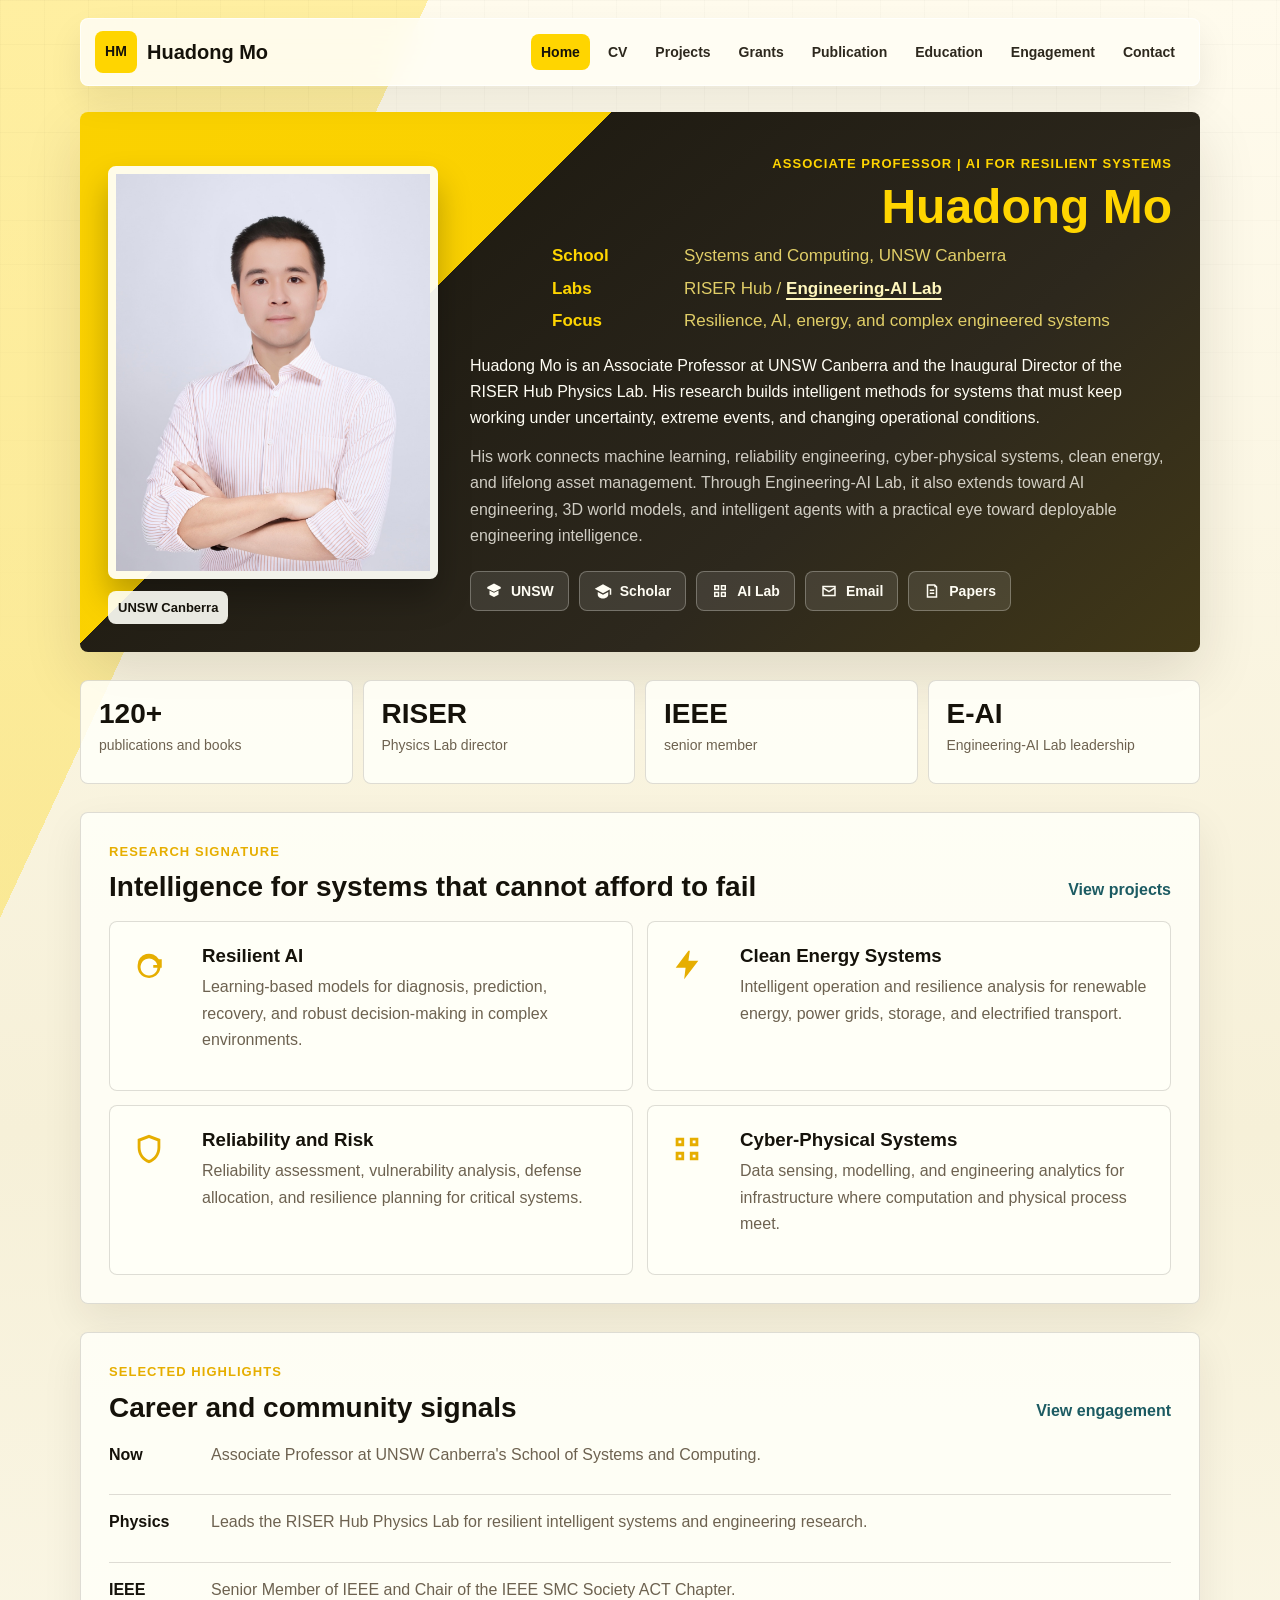
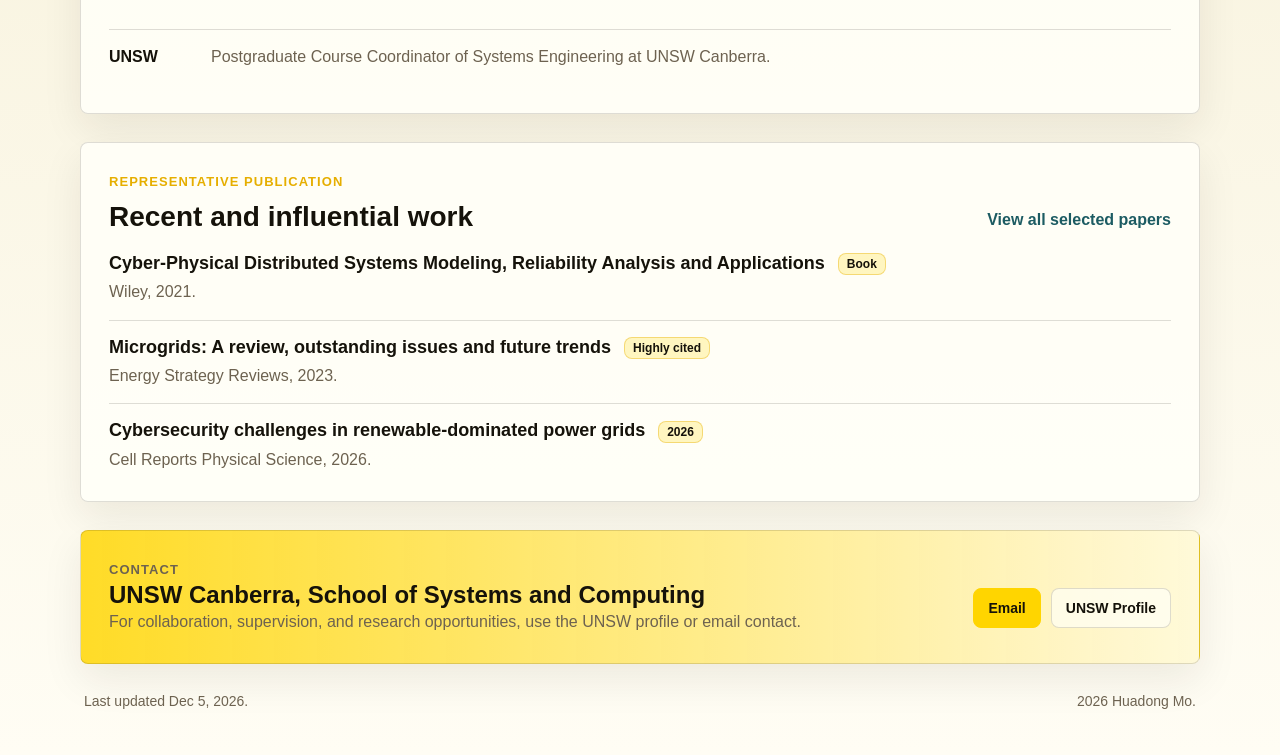
<file: index.html>
<!DOCTYPE html>
<html lang="en">
  <head>
    <meta charset="UTF-8" />
    <meta name="viewport" content="width=device-width, initial-scale=1.0" />
    <title>Huadong Mo | Home</title>
    <meta
      name="description"
      content="Academic homepage of Huadong Mo, Associate Professor at UNSW Canberra and Director of the RISER Hub Physics Lab."
    />
    <link rel="icon" href="favicon.svg" type="image/svg+xml" />
    <link rel="stylesheet" href="styles.css" />
  </head>
  <body>
    <div class="page-shell">
      <header class="site-header">
        <a class="brand" href="index.html" aria-label="Huadong Mo home">
          <span class="brand-mark">HM</span>
          <span>Huadong Mo</span>
        </a>
        <nav class="site-nav" aria-label="Primary">
          <a href="index.html" aria-current="page">Home</a>
          <a href="cv.html">CV</a>
          <a href="projects.html">Projects</a>
          <a href="grants.html">Grants</a>
          <a href="publications.html">Publication</a>
          <a href="education.html">Education</a>
          <a href="engagement.html">Engagement</a>
          <a href="contact.html">Contact</a>
        </nav>
      </header>

      <main>
        <section class="hero-panel">
          <div class="hero-photo-wrap">
            <img
              class="hero-photo"
              src="huadong.jpg"
              alt="Portrait of Huadong Mo"
            />
            <div class="photo-caption">UNSW Canberra</div>
          </div>
          <div class="hero-copy">
            <p class="meta">Associate Professor | AI for Resilient Systems</p>
            <h1 class="page-title">Huadong Mo</h1>
            <div class="subtitle">
              <div class="subtitle-row">
                <span>School</span>
                <span>Systems and Computing, UNSW Canberra</span>
              </div>
              <div class="subtitle-row">
                <span>Labs</span>
                <span>
                  RISER Hub /
                  <a
                    href="https://engineeringai-lab.github.io"
                    target="_blank"
                    rel="noreferrer"
                  >Engineering-AI Lab</a>
                </span>
              </div>
              <div class="subtitle-row">
                <span>Focus</span>
                <span>Resilience, AI, energy, and complex engineered systems</span>
              </div>
            </div>
            <p class="lede">
              Huadong Mo is an Associate Professor at UNSW Canberra and the
              Inaugural Director of the RISER Hub Physics Lab. His research
              builds intelligent methods for systems that must keep working
              under uncertainty, extreme events, and changing operational
              conditions.
            </p>
            <p class="lede lede-secondary">
              His work connects machine learning, reliability engineering,
              cyber-physical systems, clean energy, and lifelong asset
              management. Through Engineering-AI Lab, it also extends toward
              AI engineering, 3D world models, and intelligent agents with a
              practical eye toward deployable engineering intelligence.
            </p>
            <div class="icon-links" aria-label="Profile links">
              <a
                class="icon-link"
                href="https://www.unsw.edu.au/staff/huadong-mo"
                target="_blank"
                rel="noreferrer"
                aria-label="UNSW profile"
                title="UNSW profile"
              >
                <svg viewBox="0 0 24 24" aria-hidden="true">
                  <path d="M12 2 3 6.5v2L12 13l9-4.5v-2L12 2Zm-6 9.2V17l6 3 6-3v-5.8l-6 3-6-3Z" />
                </svg>
                <span>UNSW</span>
              </a>
              <a
                class="icon-link"
                href="https://scholar.google.com/citations?user=-s1nb1wAAAAJ&amp;hl=en"
                target="_blank"
                rel="noreferrer"
                aria-label="Google Scholar"
                title="Google Scholar"
              >
                <svg viewBox="0 0 24 24" aria-hidden="true">
                  <path d="M12 3 1 9l11 6 9-4.91V17h2V9L12 3Zm0 14L5 13.18V17c0 2.76 3.13 5 7 5s7-2.24 7-5v-3.82L12 17Z" />
                </svg>
                <span>Scholar</span>
              </a>
              <a
                class="icon-link"
                href="https://engineeringai-lab.github.io"
                target="_blank"
                rel="noreferrer"
                aria-label="Engineering-AI Lab"
                title="Engineering-AI Lab"
              >
                <svg viewBox="0 0 24 24" aria-hidden="true">
                  <path d="M4 4h7v7H4V4Zm2 2v3h3V6H6Zm7-2h7v7h-7V4Zm2 2v3h3V6h-3ZM4 13h7v7H4v-7Zm2 2v3h3v-3H6Zm7-2h7v7h-7v-7Zm2 2v3h3v-3h-3Z" />
                </svg>
                <span>AI Lab</span>
              </a>
              <a
                class="icon-link"
                href="mailto:huadong.mo@unsw.edu.au"
                aria-label="Email Huadong Mo"
                title="Email Huadong Mo"
              >
                <svg viewBox="0 0 24 24" aria-hidden="true">
                  <path d="M3 5h18v14H3V5Zm2 2v.35l7 4.2 7-4.2V7H5Zm14 10V9.68l-7 4.2-7-4.2V17h14Z" />
                </svg>
                <span>Email</span>
              </a>
              <a
                class="icon-link"
                href="publications.html"
                aria-label="Publication list"
                title="Publication list"
              >
                <svg viewBox="0 0 24 24" aria-hidden="true">
                  <path d="M5 3h11l3 3v15H5V3Zm10 2H7v14h10V7h-2V5Zm-6 5h6v2H9v-2Zm0 4h6v2H9v-2Z" />
                </svg>
                <span>Papers</span>
              </a>
            </div>
          </div>
        </section>

        <section class="signal-strip" aria-label="Profile highlights">
          <div>
            <strong>120+</strong>
            <span>publications and books</span>
          </div>
          <div>
            <strong>RISER</strong>
            <span>Physics Lab director</span>
          </div>
          <div>
            <strong>IEEE</strong>
            <span>senior member</span>
          </div>
          <div>
            <strong>E-AI</strong>
            <span>Engineering-AI Lab leadership</span>
          </div>
        </section>

        <section class="section-block">
          <div class="section-heading-row">
            <div>
              <p class="section-kicker">Research Signature</p>
              <h2>Intelligence for systems that cannot afford to fail</h2>
            </div>
            <a class="text-link" href="projects.html">View projects</a>
          </div>
          <div class="overview-grid">
            <article class="overview-card">
              <svg class="overview-icon" viewBox="0 0 24 24" aria-hidden="true">
                <path d="M4 12a8 8 0 0 1 14.93-4H21v6h-6v-2h2.84A6 6 0 1 0 18 14h2.07A8 8 0 1 1 4 12Z" />
              </svg>
              <div>
                <h3>Resilient AI</h3>
                <p>
                  Learning-based models for diagnosis, prediction, recovery,
                  and robust decision-making in complex environments.
                </p>
              </div>
            </article>
            <article class="overview-card">
              <svg class="overview-icon" viewBox="0 0 24 24" aria-hidden="true">
                <path d="M13 2 4 14h7l-1 8 10-13h-7l1-7Z" />
              </svg>
              <div>
                <h3>Clean Energy Systems</h3>
                <p>
                  Intelligent operation and resilience analysis for renewable
                  energy, power grids, storage, and electrified transport.
                </p>
              </div>
            </article>
            <article class="overview-card">
              <svg class="overview-icon" viewBox="0 0 24 24" aria-hidden="true">
                <path d="M12 2 4 5v6c0 5.1 3.2 9.6 8 11 4.8-1.4 8-5.9 8-11V5l-8-3Zm0 2.2 6 2.25V11c0 4-2.35 7.55-6 8.85C8.35 18.55 6 15 6 11V6.45l6-2.25Z" />
              </svg>
              <div>
                <h3>Reliability and Risk</h3>
                <p>
                  Reliability assessment, vulnerability analysis, defense
                  allocation, and resilience planning for critical systems.
                </p>
              </div>
            </article>
            <article class="overview-card">
              <svg class="overview-icon" viewBox="0 0 24 24" aria-hidden="true">
                <path d="M4 4h6v6H4V4Zm10 0h6v6h-6V4ZM4 14h6v6H4v-6Zm10 0h6v6h-6v-6ZM6 6v2h2V6H6Zm10 0v2h2V6h-2ZM6 16v2h2v-2H6Zm10 0v2h2v-2h-2Z" />
              </svg>
              <div>
                <h3>Cyber-Physical Systems</h3>
                <p>
                  Data sensing, modelling, and engineering analytics for
                  infrastructure where computation and physical process meet.
                </p>
              </div>
            </article>
          </div>
        </section>

        <section class="section-block">
          <div class="section-heading-row">
            <div>
              <p class="section-kicker">Selected Highlights</p>
              <h2>Career and community signals</h2>
            </div>
            <a class="text-link" href="engagement.html">View engagement</a>
          </div>
          <ul class="timeline-list">
            <li>
              <span class="timeline-date">Now</span>
              <span class="timeline-text">
                Associate Professor at UNSW Canberra's School of Systems and
                Computing.
              </span>
            </li>
            <li>
              <span class="timeline-date">Physics</span>
              <span class="timeline-text">
                Leads the RISER Hub Physics Lab for resilient intelligent
                systems and engineering research.
              </span>
            </li>
            <li>
              <span class="timeline-date">IEEE</span>
              <span class="timeline-text">
                Senior Member of IEEE and Chair of the IEEE SMC Society ACT
                Chapter.
              </span>
            </li>
            <li>
              <span class="timeline-date">UNSW</span>
              <span class="timeline-text">
                Postgraduate Course Coordinator of Systems Engineering at UNSW
                Canberra.
              </span>
            </li>
          </ul>
        </section>

        <section class="section-block">
          <div class="section-heading-row">
            <div>
              <p class="section-kicker">Representative Publication</p>
              <h2>Recent and influential work</h2>
            </div>
            <a class="text-link" href="publications.html">View all selected papers</a>
          </div>
          <ul class="publication-list compact-list">
            <li>
              <div class="publication-title">
                Cyber-Physical Distributed Systems Modeling, Reliability
                Analysis and Applications
                <span class="publication-type">Book</span>
              </div>
              <div class="publication-venue">Wiley, 2021.</div>
            </li>
            <li>
              <div class="publication-title">
                Microgrids: A review, outstanding issues and future trends
                <span class="publication-type">Highly cited</span>
              </div>
              <div class="publication-venue">Energy Strategy Reviews, 2023.</div>
            </li>
            <li>
              <div class="publication-title">
                Cybersecurity challenges in renewable-dominated power grids
                <span class="publication-type">2026</span>
              </div>
              <div class="publication-venue">Cell Reports Physical Science, 2026.</div>
            </li>
          </ul>
        </section>

        <section class="contact-band" id="contact">
          <div>
            <p class="section-kicker">Contact</p>
            <h2>UNSW Canberra, School of Systems and Computing</h2>
            <p>
              For collaboration, supervision, and research opportunities, use
              the UNSW profile or email contact.
            </p>
          </div>
          <div class="contact-actions">
            <a class="solid-link" href="mailto:huadong.mo@unsw.edu.au">Email</a>
            <a
              class="ghost-link"
              href="https://www.unsw.edu.au/staff/huadong-mo"
              target="_blank"
              rel="noreferrer"
            >UNSW Profile</a>
          </div>
        </section>
      </main>

      <footer class="site-footer">
        <p>Last updated <span id="last-updated">recently</span>.</p>
        <p><span id="current-year"></span> Huadong Mo.</p>
      </footer>
    </div>

    <script src="script.js"></script>
  </body>
</html>
</file>
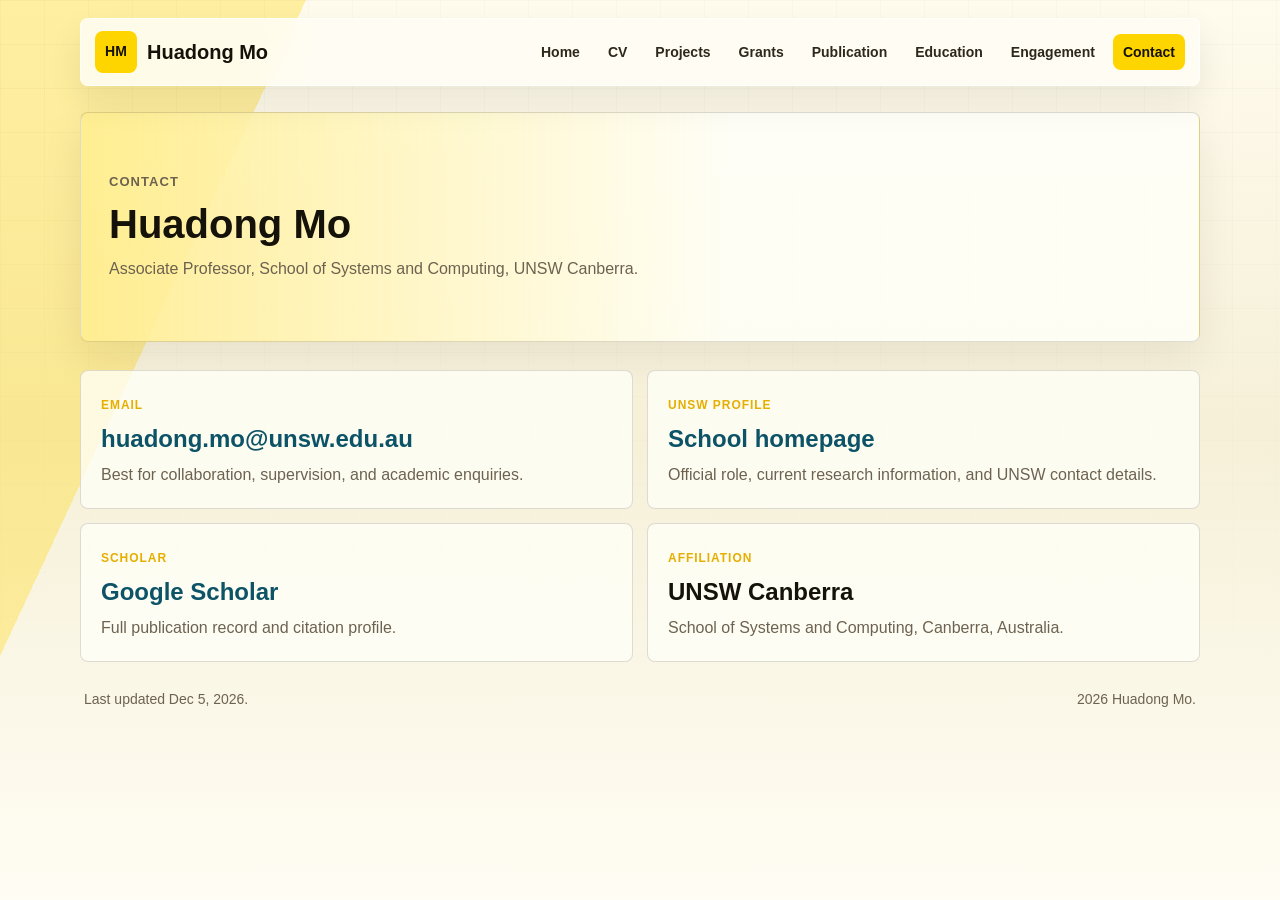
<file: contact.html>
<!DOCTYPE html>
<html lang="en">
  <head>
    <meta charset="UTF-8" />
    <meta name="viewport" content="width=device-width, initial-scale=1.0" />
    <title>Huadong Mo | Contact</title>
    <meta
      name="description"
      content="Contact links for Huadong Mo at UNSW Canberra."
    />
    <link rel="icon" href="favicon.svg" type="image/svg+xml" />
    <link rel="stylesheet" href="styles.css" />
  </head>
  <body>
    <div class="page-shell">
      <header class="site-header">
        <a class="brand" href="index.html" aria-label="Huadong Mo home">
          <span class="brand-mark">HM</span>
          <span>Huadong Mo</span>
        </a>
        <nav class="site-nav" aria-label="Primary">
          <a href="index.html">Home</a>
          <a href="cv.html">CV</a>
          <a href="projects.html">Projects</a>
          <a href="grants.html">Grants</a>
          <a href="publications.html">Publication</a>
          <a href="education.html">Education</a>
          <a href="engagement.html">Engagement</a>
          <a href="contact.html" aria-current="page">Contact</a>
        </nav>
      </header>

      <main>
        <section class="page-header contact-header">
          <p class="meta">Contact</p>
          <h1>Huadong Mo</h1>
          <p>
            Associate Professor, School of Systems and Computing, UNSW Canberra.
          </p>
        </section>

        <section class="contact-grid">
          <article class="contact-card">
            <span>Email</span>
            <h2><a href="mailto:huadong.mo@unsw.edu.au">huadong.mo@unsw.edu.au</a></h2>
            <p>Best for collaboration, supervision, and academic enquiries.</p>
          </article>
          <article class="contact-card">
            <span>UNSW Profile</span>
            <h2>
              <a
                href="https://www.unsw.edu.au/staff/huadong-mo"
                target="_blank"
                rel="noreferrer"
              >School homepage</a>
            </h2>
            <p>Official role, current research information, and UNSW contact details.</p>
          </article>
          <article class="contact-card">
            <span>Scholar</span>
            <h2>
              <a
                href="https://scholar.google.com/citations?user=-s1nb1wAAAAJ&amp;hl=en"
                target="_blank"
                rel="noreferrer"
              >Google Scholar</a>
            </h2>
            <p>Full publication record and citation profile.</p>
          </article>
          <article class="contact-card">
            <span>Affiliation</span>
            <h2>UNSW Canberra</h2>
            <p>School of Systems and Computing, Canberra, Australia.</p>
          </article>
        </section>
      </main>

      <footer class="site-footer">
        <p>Last updated <span id="last-updated">recently</span>.</p>
        <p><span id="current-year"></span> Huadong Mo.</p>
      </footer>
    </div>

    <script src="script.js"></script>
  </body>
</html>
</file>
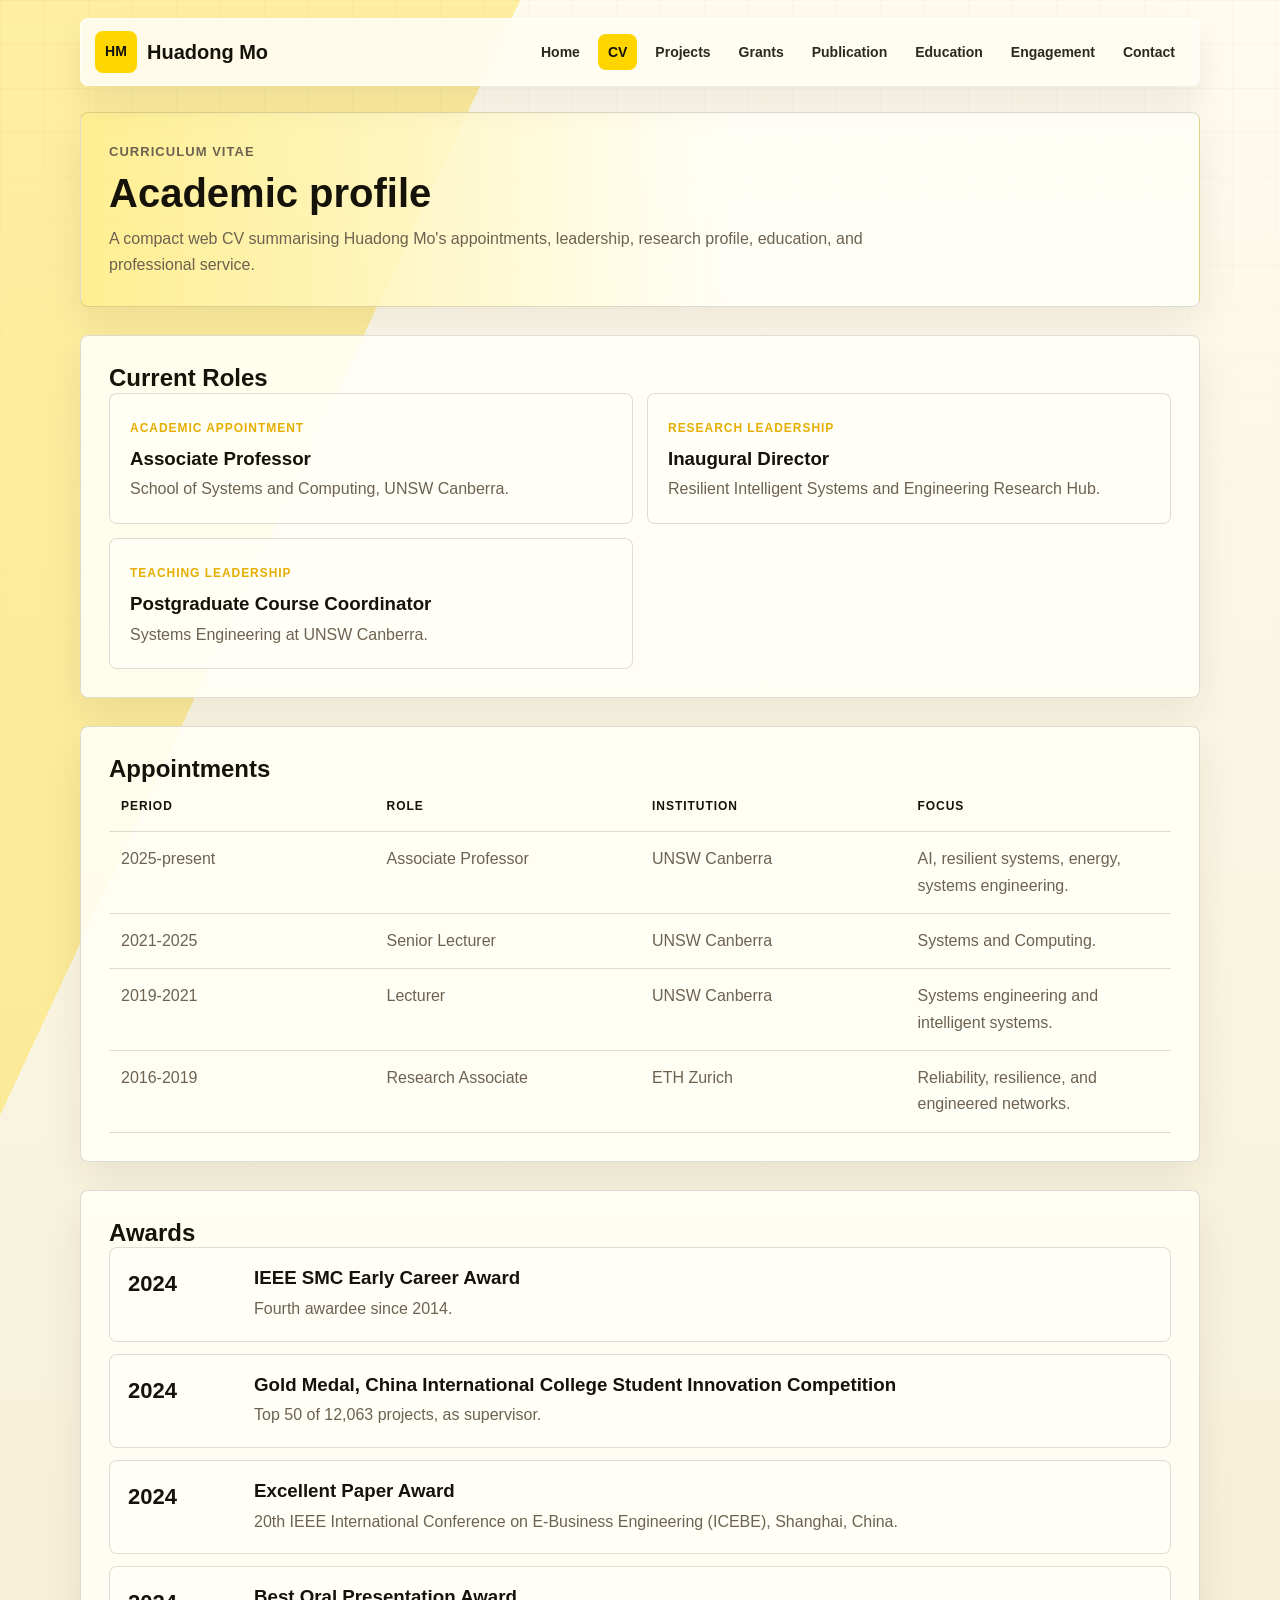
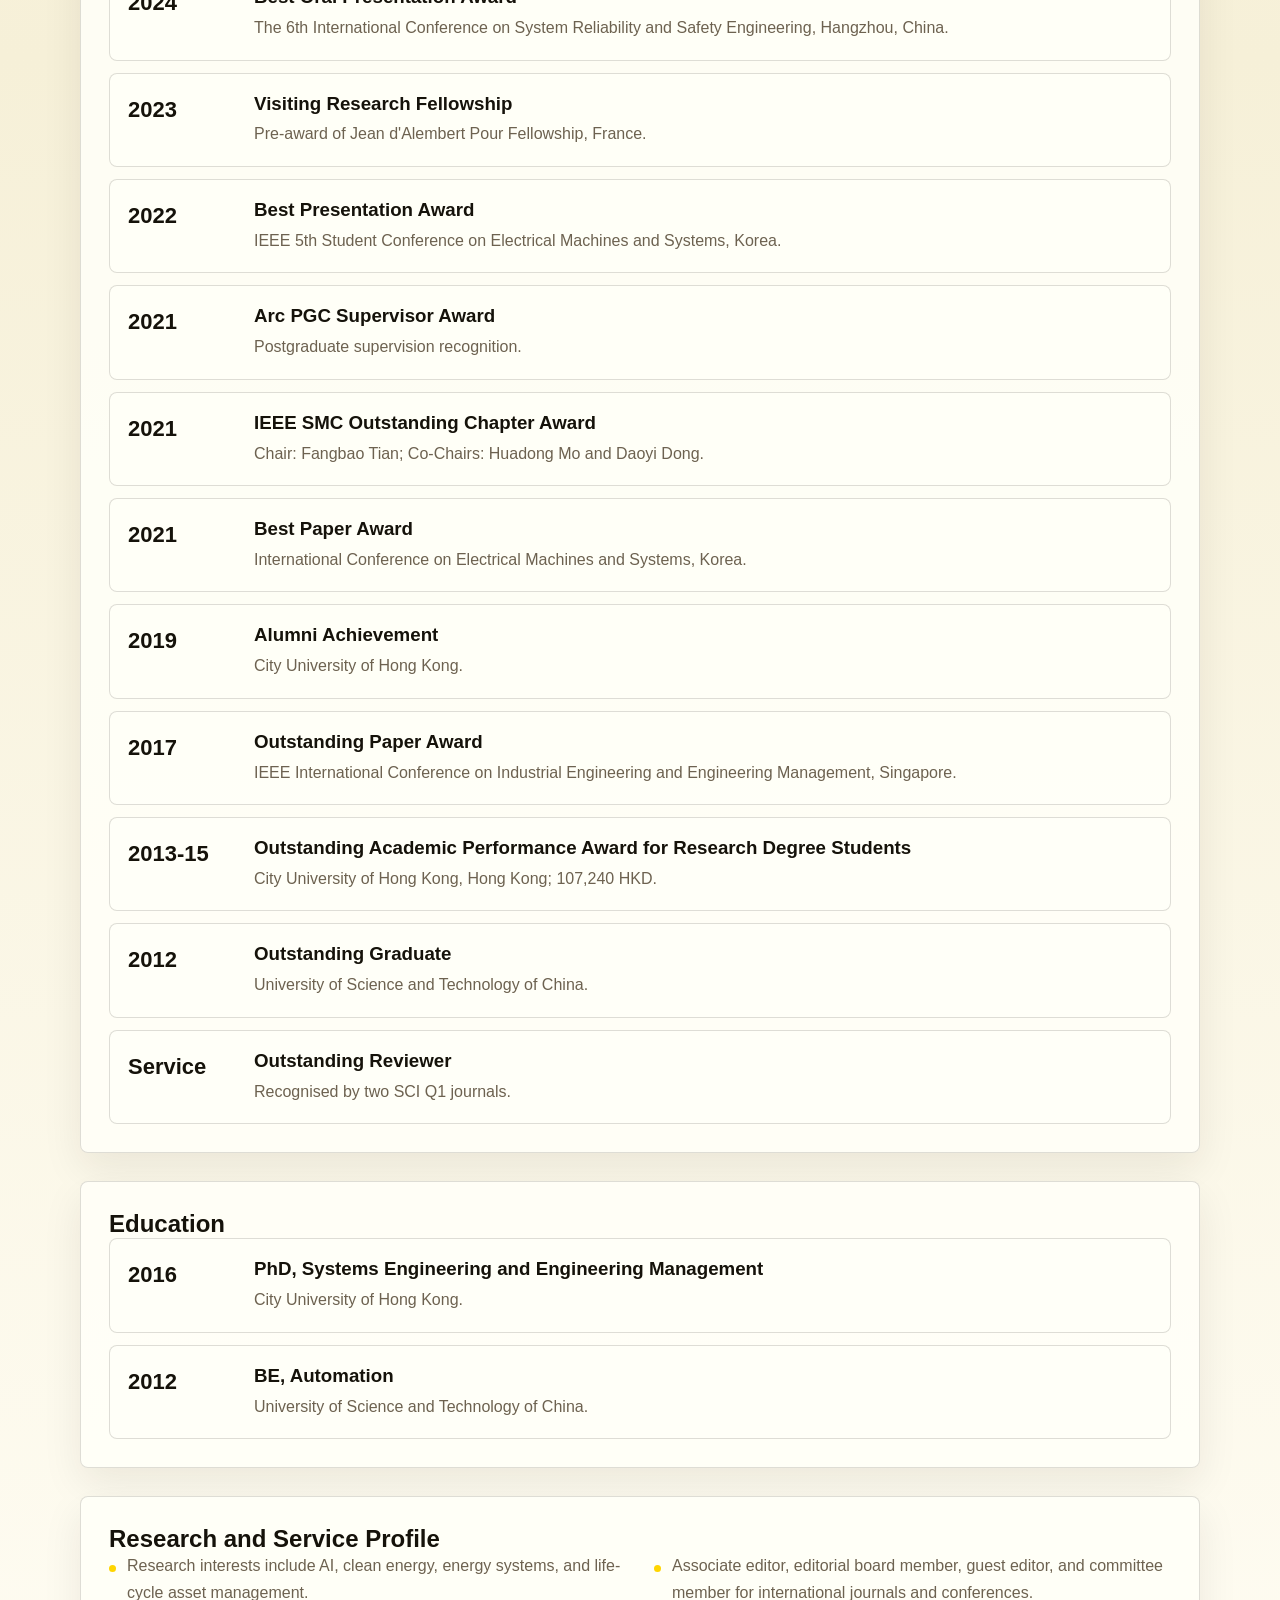
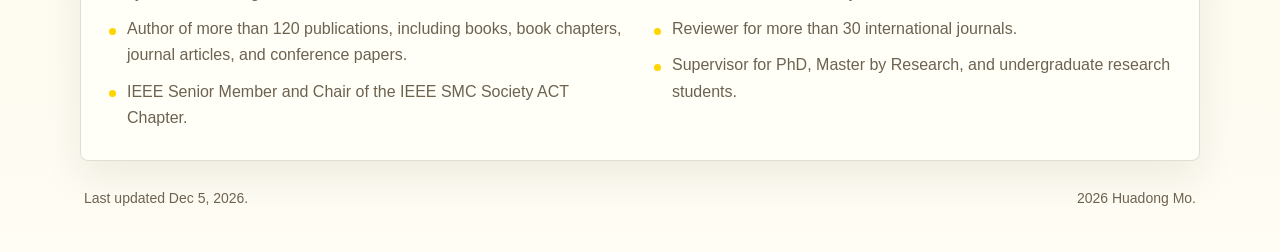
<file: cv.html>
<!DOCTYPE html>
<html lang="en">
  <head>
    <meta charset="UTF-8" />
    <meta name="viewport" content="width=device-width, initial-scale=1.0" />
    <title>Huadong Mo | CV</title>
    <meta
      name="description"
      content="Academic CV overview for Huadong Mo, Associate Professor at UNSW Canberra."
    />
    <link rel="icon" href="favicon.svg" type="image/svg+xml" />
    <link rel="stylesheet" href="styles.css" />
  </head>
  <body>
    <div class="page-shell">
      <header class="site-header">
        <a class="brand" href="index.html" aria-label="Huadong Mo home">
          <span class="brand-mark">HM</span>
          <span>Huadong Mo</span>
        </a>
        <nav class="site-nav" aria-label="Primary">
          <a href="index.html">Home</a>
          <a href="cv.html" aria-current="page">CV</a>
          <a href="projects.html">Projects</a>
          <a href="grants.html">Grants</a>
          <a href="publications.html">Publication</a>
          <a href="education.html">Education</a>
          <a href="engagement.html">Engagement</a>
          <a href="contact.html">Contact</a>
        </nav>
      </header>

      <main>
        <section class="page-header">
          <p class="meta">Curriculum Vitae</p>
          <h1>Academic profile</h1>
          <p>
            A compact web CV summarising Huadong Mo's appointments, leadership,
            research profile, education, and professional service.
          </p>
        </section>

        <section class="section-block">
          <h2>Current Roles</h2>
          <div class="cv-grid">
            <article class="cv-card">
              <span>Academic Appointment</span>
              <h3>Associate Professor</h3>
              <p>School of Systems and Computing, UNSW Canberra.</p>
            </article>
            <article class="cv-card">
              <span>Research Leadership</span>
              <h3>Inaugural Director</h3>
              <p>Resilient Intelligent Systems and Engineering Research Hub.</p>
            </article>
            <article class="cv-card">
              <span>Teaching Leadership</span>
              <h3>Postgraduate Course Coordinator</h3>
              <p>Systems Engineering at UNSW Canberra.</p>
            </article>
          </div>
        </section>

        <section class="section-block">
          <h2>Appointments</h2>
          <div class="table-wrap">
            <table class="profile-table">
              <thead>
                <tr>
                  <th>Period</th>
                  <th>Role</th>
                  <th>Institution</th>
                  <th>Focus</th>
                </tr>
              </thead>
              <tbody>
                <tr>
                  <td>2025-present</td>
                  <td>Associate Professor</td>
                  <td>UNSW Canberra</td>
                  <td>AI, resilient systems, energy, systems engineering.</td>
                </tr>
                <tr>
                  <td>2021-2025</td>
                  <td>Senior Lecturer</td>
                  <td>UNSW Canberra</td>
                  <td>Systems and Computing.</td>
                </tr>
                <tr>
                  <td>2019-2021</td>
                  <td>Lecturer</td>
                  <td>UNSW Canberra</td>
                  <td>Systems engineering and intelligent systems.</td>
                </tr>
                <tr>
                  <td>2016-2019</td>
                  <td>Research Associate</td>
                  <td>ETH Zurich</td>
                  <td>Reliability, resilience, and engineered networks.</td>
                </tr>
              </tbody>
            </table>
          </div>
        </section>

        <section class="section-block">
          <h2>Awards</h2>
          <div class="timeline-panel">
            <div class="timeline-item">
              <span>2024</span>
              <div>
                <h3>IEEE SMC Early Career Award</h3>
                <p>Fourth awardee since 2014.</p>
              </div>
            </div>
            <div class="timeline-item">
              <span>2024</span>
              <div>
                <h3>Gold Medal, China International College Student Innovation Competition</h3>
                <p>Top 50 of 12,063 projects, as supervisor.</p>
              </div>
            </div>
            <div class="timeline-item">
              <span>2024</span>
              <div>
                <h3>Excellent Paper Award</h3>
                <p>20th IEEE International Conference on E-Business Engineering (ICEBE), Shanghai, China.</p>
              </div>
            </div>
            <div class="timeline-item">
              <span>2024</span>
              <div>
                <h3>Best Oral Presentation Award</h3>
                <p>The 6th International Conference on System Reliability and Safety Engineering, Hangzhou, China.</p>
              </div>
            </div>
            <div class="timeline-item">
              <span>2023</span>
              <div>
                <h3>Visiting Research Fellowship</h3>
                <p>Pre-award of Jean d'Alembert Pour Fellowship, France.</p>
              </div>
            </div>
            <div class="timeline-item">
              <span>2022</span>
              <div>
                <h3>Best Presentation Award</h3>
                <p>IEEE 5th Student Conference on Electrical Machines and Systems, Korea.</p>
              </div>
            </div>
            <div class="timeline-item">
              <span>2021</span>
              <div>
                <h3>Arc PGC Supervisor Award</h3>
                <p>Postgraduate supervision recognition.</p>
              </div>
            </div>
            <div class="timeline-item">
              <span>2021</span>
              <div>
                <h3>IEEE SMC Outstanding Chapter Award</h3>
                <p>Chair: Fangbao Tian; Co-Chairs: Huadong Mo and Daoyi Dong.</p>
              </div>
            </div>
            <div class="timeline-item">
              <span>2021</span>
              <div>
                <h3>Best Paper Award</h3>
                <p>International Conference on Electrical Machines and Systems, Korea.</p>
              </div>
            </div>
            <div class="timeline-item">
              <span>2019</span>
              <div>
                <h3>Alumni Achievement</h3>
                <p>City University of Hong Kong.</p>
              </div>
            </div>
            <div class="timeline-item">
              <span>2017</span>
              <div>
                <h3>Outstanding Paper Award</h3>
                <p>IEEE International Conference on Industrial Engineering and Engineering Management, Singapore.</p>
              </div>
            </div>
            <div class="timeline-item">
              <span>2013-15</span>
              <div>
                <h3>Outstanding Academic Performance Award for Research Degree Students</h3>
                <p>City University of Hong Kong, Hong Kong; 107,240 HKD.</p>
              </div>
            </div>
            <div class="timeline-item">
              <span>2012</span>
              <div>
                <h3>Outstanding Graduate</h3>
                <p>University of Science and Technology of China.</p>
              </div>
            </div>
            <div class="timeline-item">
              <span>Service</span>
              <div>
                <h3>Outstanding Reviewer</h3>
                <p>Recognised by two SCI Q1 journals.</p>
              </div>
            </div>
          </div>
        </section>

        <section class="section-block">
          <h2>Education</h2>
          <div class="timeline-panel">
            <div class="timeline-item">
              <span>2016</span>
              <div>
                <h3>PhD, Systems Engineering and Engineering Management</h3>
                <p>City University of Hong Kong.</p>
              </div>
            </div>
            <div class="timeline-item">
              <span>2012</span>
              <div>
                <h3>BE, Automation</h3>
                <p>University of Science and Technology of China.</p>
              </div>
            </div>
          </div>
        </section>

        <section class="section-block">
          <h2>Research and Service Profile</h2>
          <ul class="simple-list two-column-list">
            <li>Research interests include AI, clean energy, energy systems, and life-cycle asset management.</li>
            <li>Author of more than 120 publications, including books, book chapters, journal articles, and conference papers.</li>
            <li>IEEE Senior Member and Chair of the IEEE SMC Society ACT Chapter.</li>
            <li>Associate editor, editorial board member, guest editor, and committee member for international journals and conferences.</li>
            <li>Reviewer for more than 30 international journals.</li>
            <li>Supervisor for PhD, Master by Research, and undergraduate research students.</li>
          </ul>
        </section>
      </main>

      <footer class="site-footer">
        <p>Last updated <span id="last-updated">recently</span>.</p>
        <p><span id="current-year"></span> Huadong Mo.</p>
      </footer>
    </div>

    <script src="script.js"></script>
  </body>
</html>
</file>
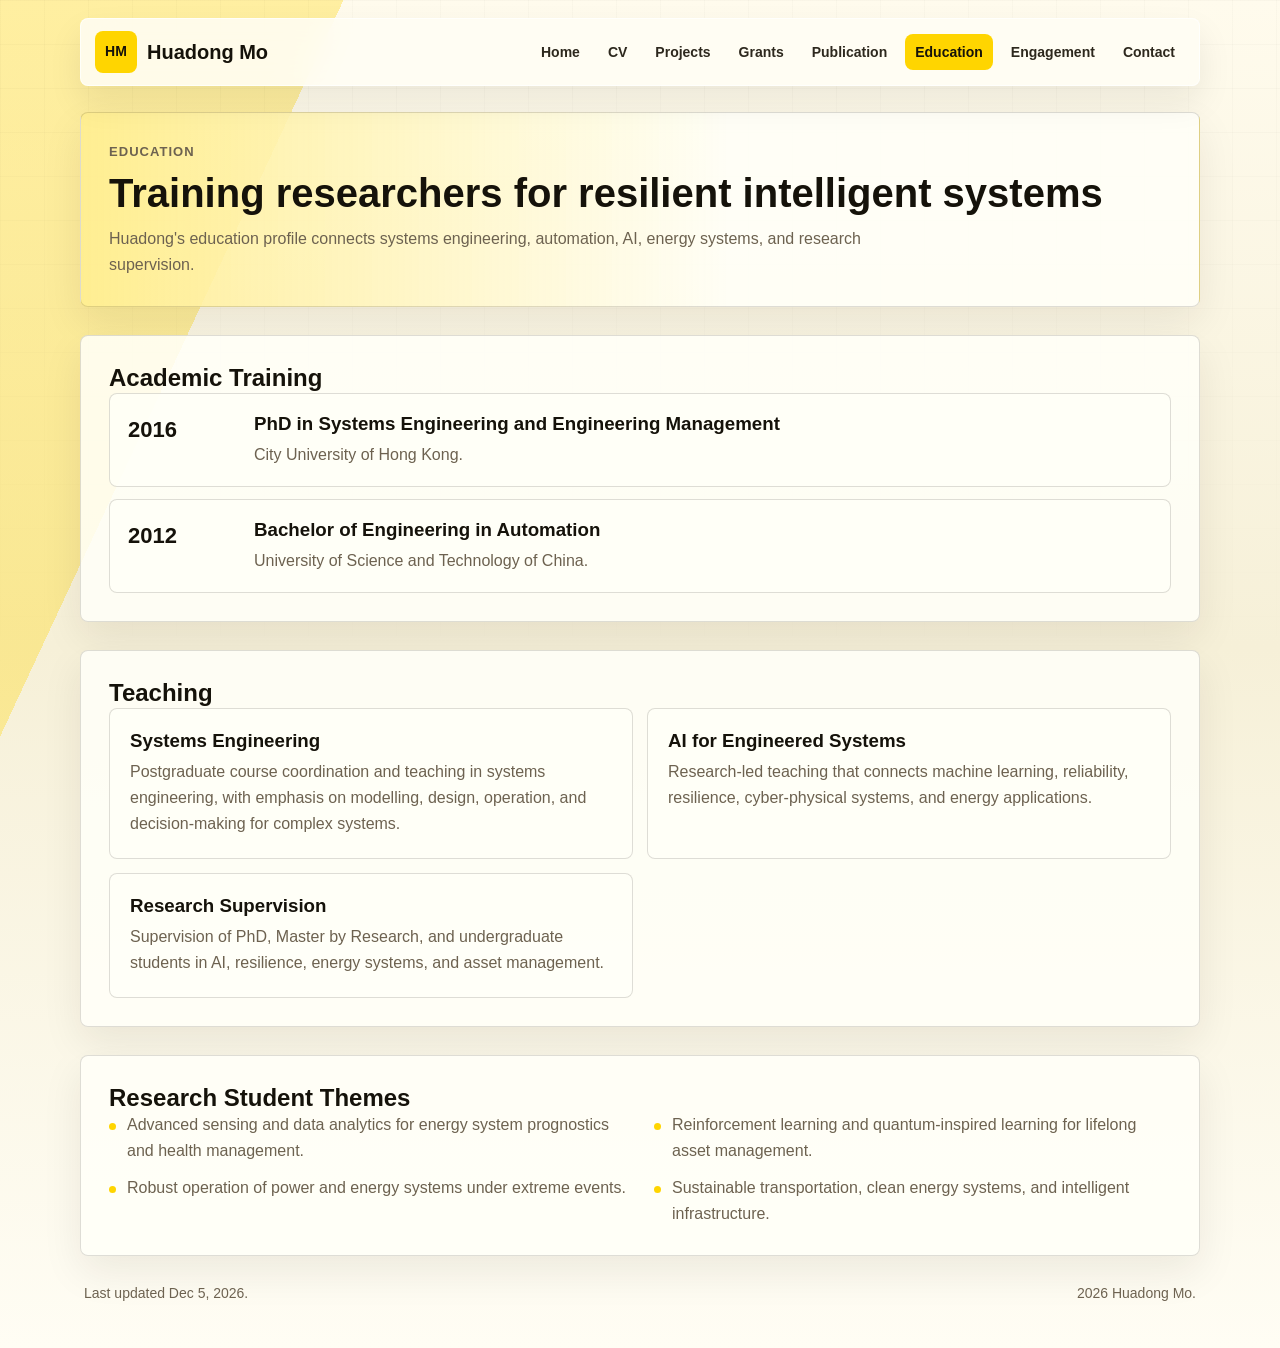
<file: education.html>
<!DOCTYPE html>
<html lang="en">
  <head>
    <meta charset="UTF-8" />
    <meta name="viewport" content="width=device-width, initial-scale=1.0" />
    <title>Huadong Mo | Education</title>
    <meta
      name="description"
      content="Education, teaching, and supervision profile for Huadong Mo."
    />
    <link rel="icon" href="favicon.svg" type="image/svg+xml" />
    <link rel="stylesheet" href="styles.css" />
  </head>
  <body>
    <div class="page-shell">
      <header class="site-header">
        <a class="brand" href="index.html" aria-label="Huadong Mo home">
          <span class="brand-mark">HM</span>
          <span>Huadong Mo</span>
        </a>
        <nav class="site-nav" aria-label="Primary">
          <a href="index.html">Home</a>
          <a href="cv.html">CV</a>
          <a href="projects.html">Projects</a>
          <a href="grants.html">Grants</a>
          <a href="publications.html">Publication</a>
          <a href="education.html" aria-current="page">Education</a>
          <a href="engagement.html">Engagement</a>
          <a href="contact.html">Contact</a>
        </nav>
      </header>

      <main>
        <section class="page-header">
          <p class="meta">Education</p>
          <h1>Training researchers for resilient intelligent systems</h1>
          <p>
            Huadong's education profile connects systems engineering,
            automation, AI, energy systems, and research supervision.
          </p>
        </section>

        <section class="section-block">
          <h2>Academic Training</h2>
          <div class="timeline-panel">
            <div class="timeline-item">
              <span>2016</span>
              <div>
                <h3>PhD in Systems Engineering and Engineering Management</h3>
                <p>City University of Hong Kong.</p>
              </div>
            </div>
            <div class="timeline-item">
              <span>2012</span>
              <div>
                <h3>Bachelor of Engineering in Automation</h3>
                <p>University of Science and Technology of China.</p>
              </div>
            </div>
          </div>
        </section>

        <section class="section-block">
          <h2>Teaching</h2>
          <div class="teaching-grid">
            <article class="teaching-card">
              <h3>Systems Engineering</h3>
              <p>
                Postgraduate course coordination and teaching in systems
                engineering, with emphasis on modelling, design, operation, and
                decision-making for complex systems.
              </p>
            </article>
            <article class="teaching-card">
              <h3>AI for Engineered Systems</h3>
              <p>
                Research-led teaching that connects machine learning,
                reliability, resilience, cyber-physical systems, and energy
                applications.
              </p>
            </article>
            <article class="teaching-card">
              <h3>Research Supervision</h3>
              <p>
                Supervision of PhD, Master by Research, and undergraduate
                students in AI, resilience, energy systems, and asset
                management.
              </p>
            </article>
          </div>
        </section>

        <section class="section-block">
          <h2>Research Student Themes</h2>
          <ul class="simple-list two-column-list">
            <li>Advanced sensing and data analytics for energy system prognostics and health management.</li>
            <li>Robust operation of power and energy systems under extreme events.</li>
            <li>Reinforcement learning and quantum-inspired learning for lifelong asset management.</li>
            <li>Sustainable transportation, clean energy systems, and intelligent infrastructure.</li>
          </ul>
        </section>
      </main>

      <footer class="site-footer">
        <p>Last updated <span id="last-updated">recently</span>.</p>
        <p><span id="current-year"></span> Huadong Mo.</p>
      </footer>
    </div>

    <script src="script.js"></script>
  </body>
</html>
</file>
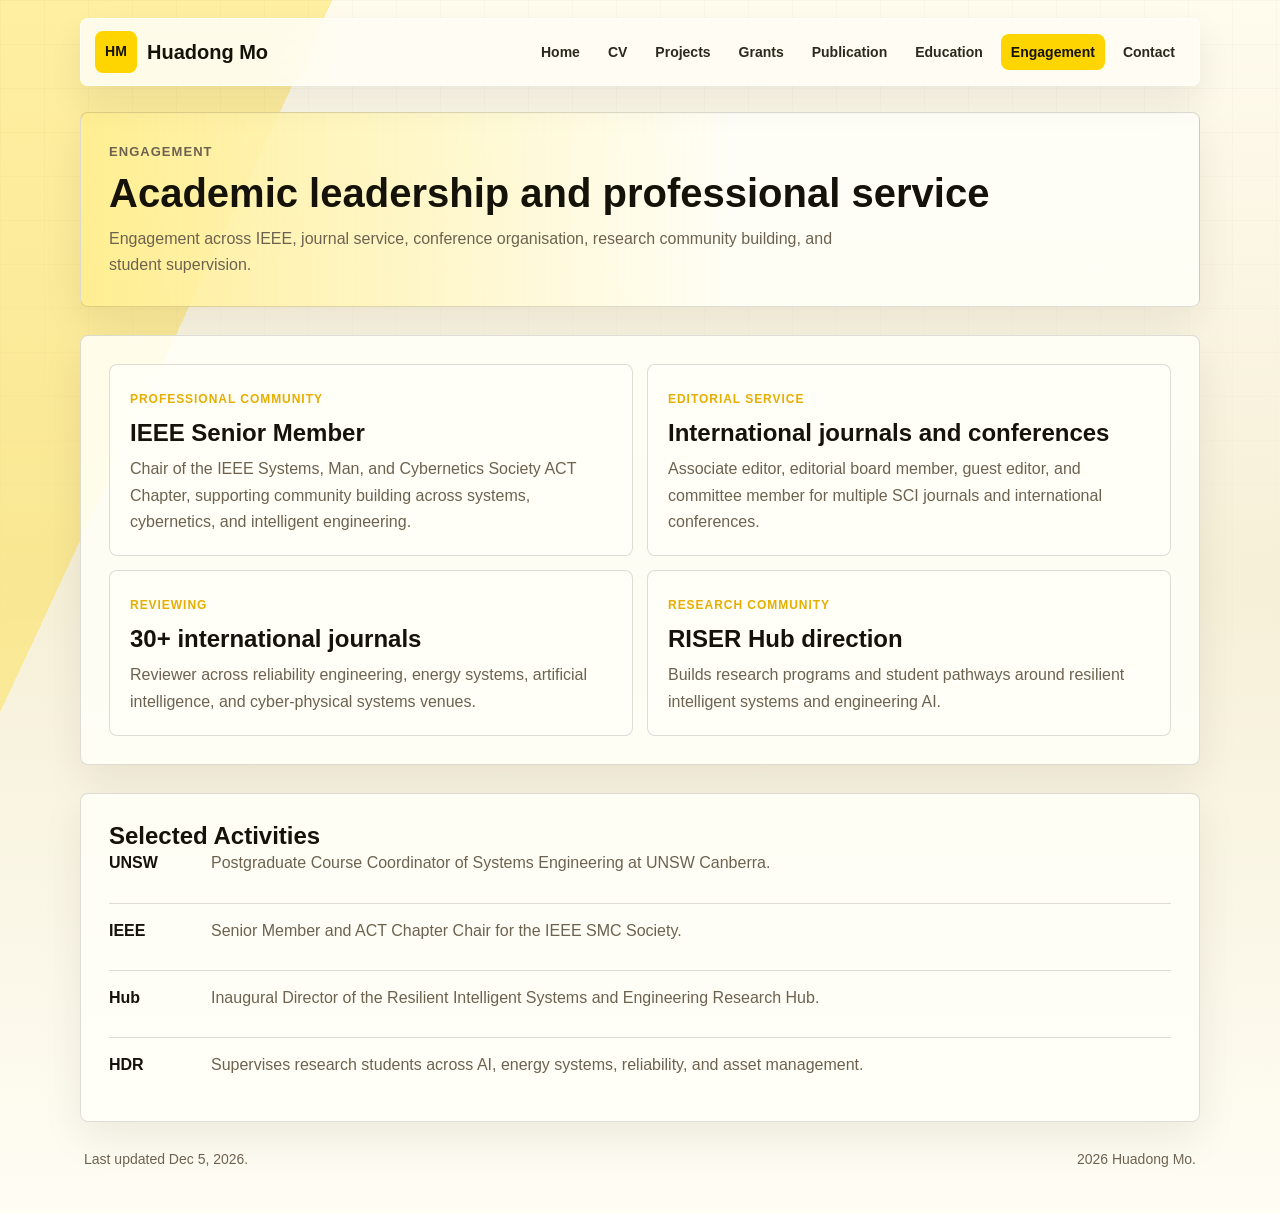
<file: engagement.html>
<!DOCTYPE html>
<html lang="en">
  <head>
    <meta charset="UTF-8" />
    <meta name="viewport" content="width=device-width, initial-scale=1.0" />
    <title>Huadong Mo | Engagement</title>
    <meta
      name="description"
      content="Professional engagement, academic service, and community leadership by Huadong Mo."
    />
    <link rel="icon" href="favicon.svg" type="image/svg+xml" />
    <link rel="stylesheet" href="styles.css" />
  </head>
  <body>
    <div class="page-shell">
      <header class="site-header">
        <a class="brand" href="index.html" aria-label="Huadong Mo home">
          <span class="brand-mark">HM</span>
          <span>Huadong Mo</span>
        </a>
        <nav class="site-nav" aria-label="Primary">
          <a href="index.html">Home</a>
          <a href="cv.html">CV</a>
          <a href="projects.html">Projects</a>
          <a href="grants.html">Grants</a>
          <a href="publications.html">Publication</a>
          <a href="education.html">Education</a>
          <a href="engagement.html" aria-current="page">Engagement</a>
          <a href="contact.html">Contact</a>
        </nav>
      </header>

      <main>
        <section class="page-header">
          <p class="meta">Engagement</p>
          <h1>Academic leadership and professional service</h1>
          <p>
            Engagement across IEEE, journal service, conference organisation,
            research community building, and student supervision.
          </p>
        </section>

        <section class="section-block">
          <div class="engagement-grid">
            <article class="engagement-card">
              <span>Professional Community</span>
              <h2>IEEE Senior Member</h2>
              <p>
                Chair of the IEEE Systems, Man, and Cybernetics Society ACT
                Chapter, supporting community building across systems,
                cybernetics, and intelligent engineering.
              </p>
            </article>
            <article class="engagement-card">
              <span>Editorial Service</span>
              <h2>International journals and conferences</h2>
              <p>
                Associate editor, editorial board member, guest editor, and
                committee member for multiple SCI journals and international
                conferences.
              </p>
            </article>
            <article class="engagement-card">
              <span>Reviewing</span>
              <h2>30+ international journals</h2>
              <p>
                Reviewer across reliability engineering, energy systems,
                artificial intelligence, and cyber-physical systems venues.
              </p>
            </article>
            <article class="engagement-card">
              <span>Research Community</span>
              <h2>RISER Hub direction</h2>
              <p>
                Builds research programs and student pathways around resilient
                intelligent systems and engineering AI.
              </p>
            </article>
          </div>
        </section>

        <section class="section-block">
          <h2>Selected Activities</h2>
          <ul class="timeline-list">
            <li>
              <span class="timeline-date">UNSW</span>
              <span class="timeline-text">
                Postgraduate Course Coordinator of Systems Engineering at UNSW
                Canberra.
              </span>
            </li>
            <li>
              <span class="timeline-date">IEEE</span>
              <span class="timeline-text">
                Senior Member and ACT Chapter Chair for the IEEE SMC Society.
              </span>
            </li>
            <li>
              <span class="timeline-date">Hub</span>
              <span class="timeline-text">
                Inaugural Director of the Resilient Intelligent Systems and
                Engineering Research Hub.
              </span>
            </li>
            <li>
              <span class="timeline-date">HDR</span>
              <span class="timeline-text">
                Supervises research students across AI, energy systems,
                reliability, and asset management.
              </span>
            </li>
          </ul>
        </section>
      </main>

      <footer class="site-footer">
        <p>Last updated <span id="last-updated">recently</span>.</p>
        <p><span id="current-year"></span> Huadong Mo.</p>
      </footer>
    </div>

    <script src="script.js"></script>
  </body>
</html>
</file>
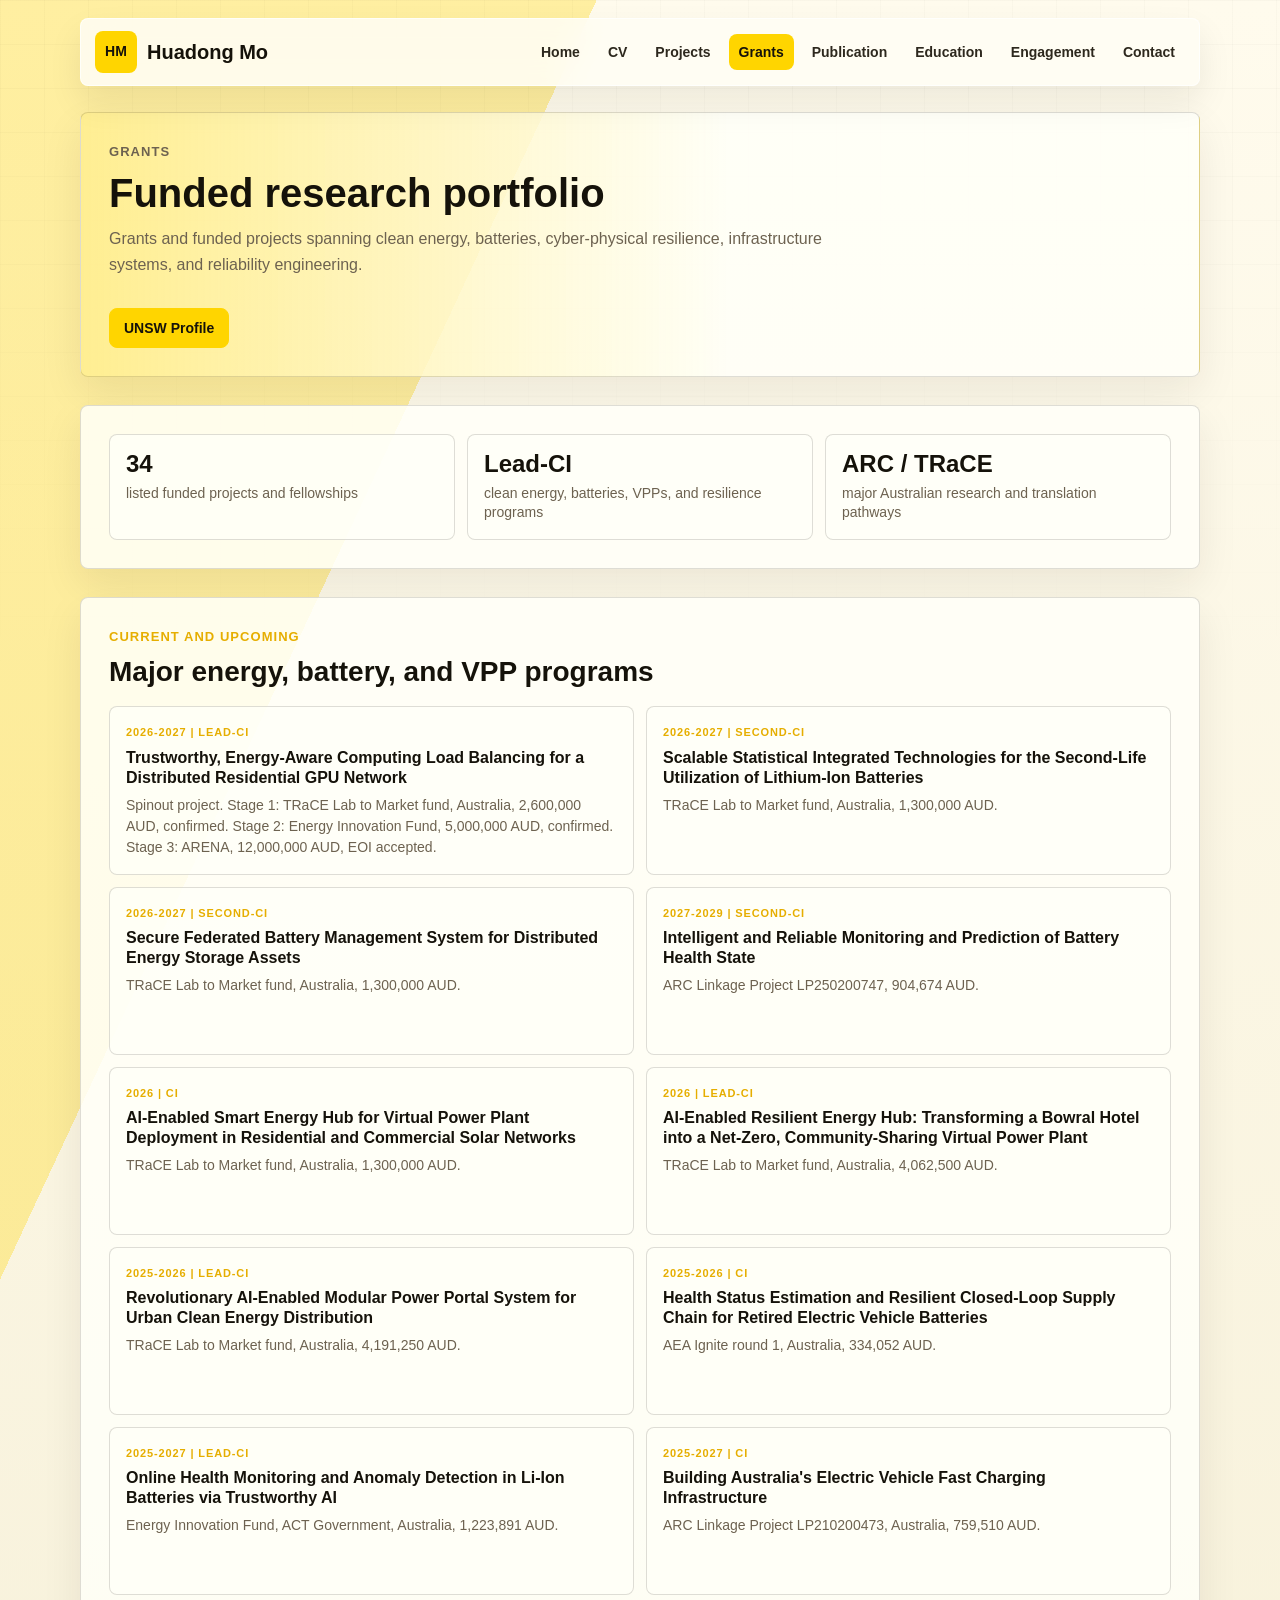
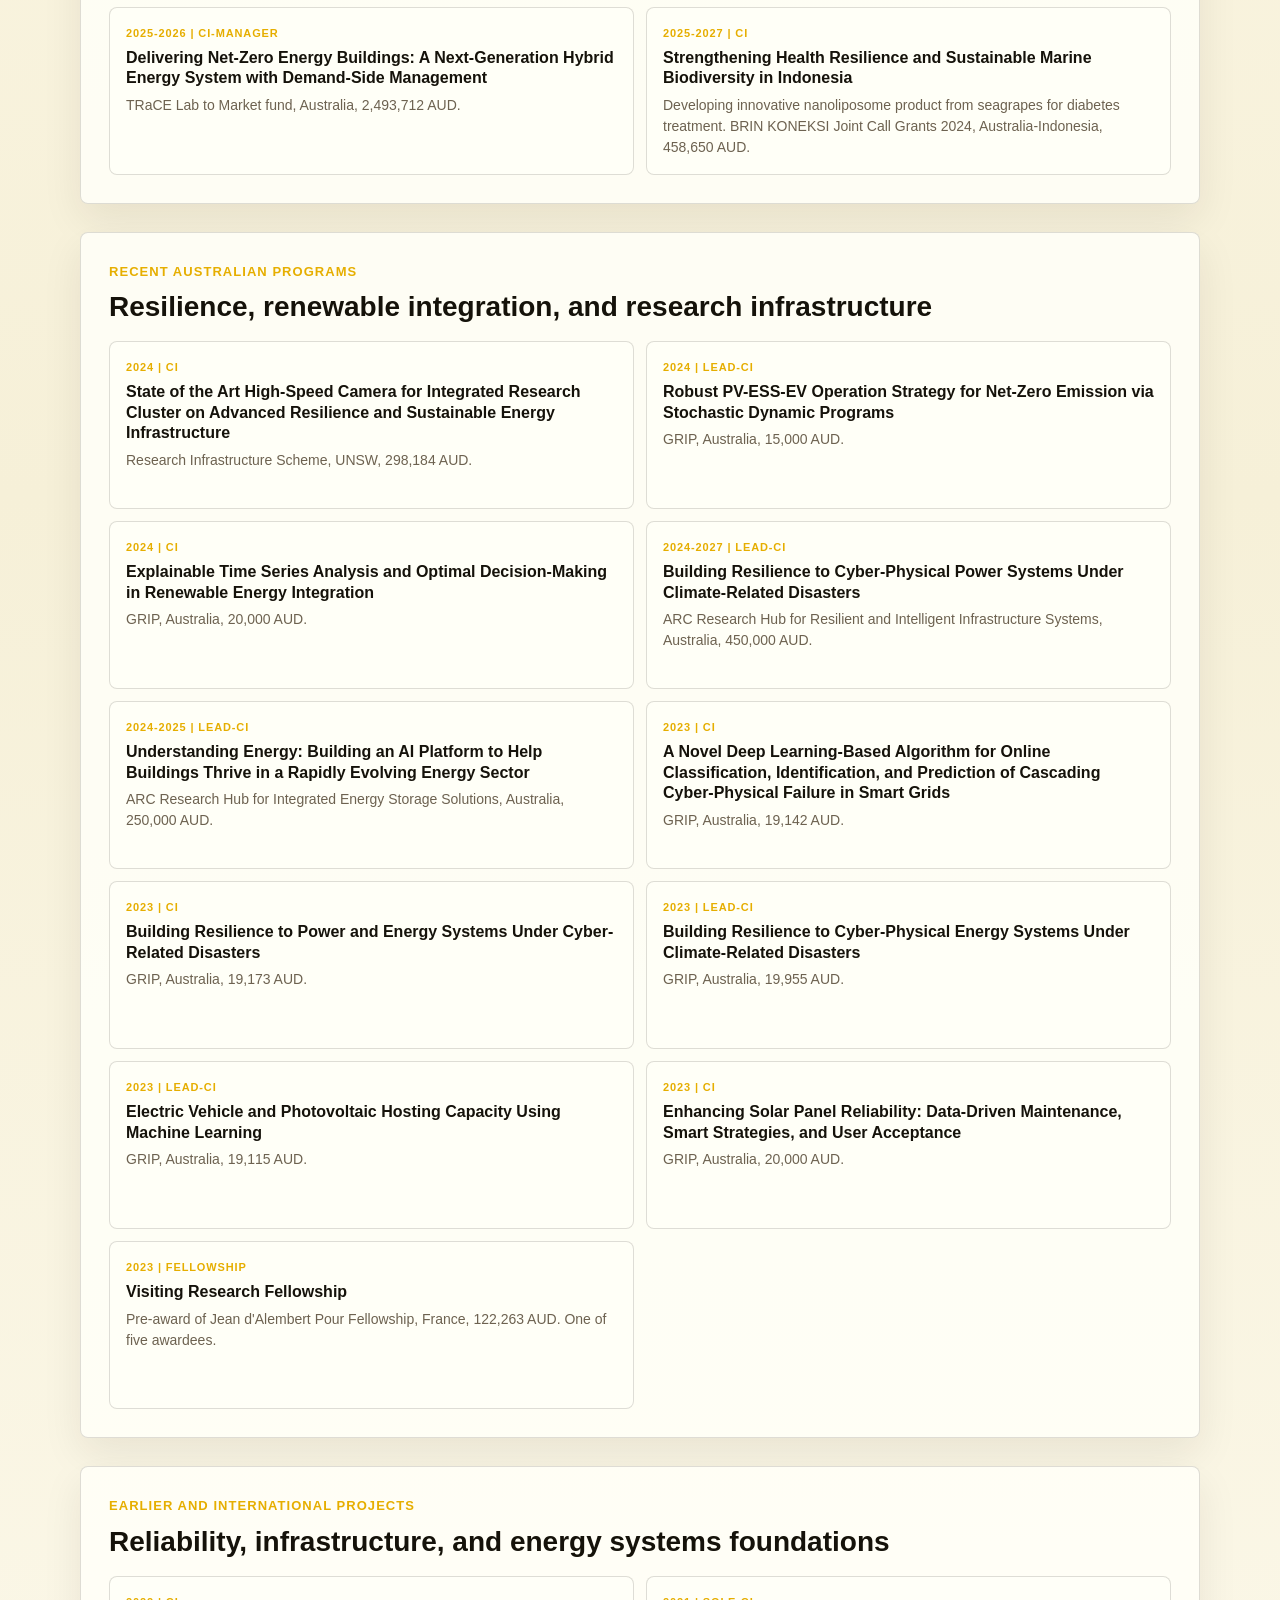
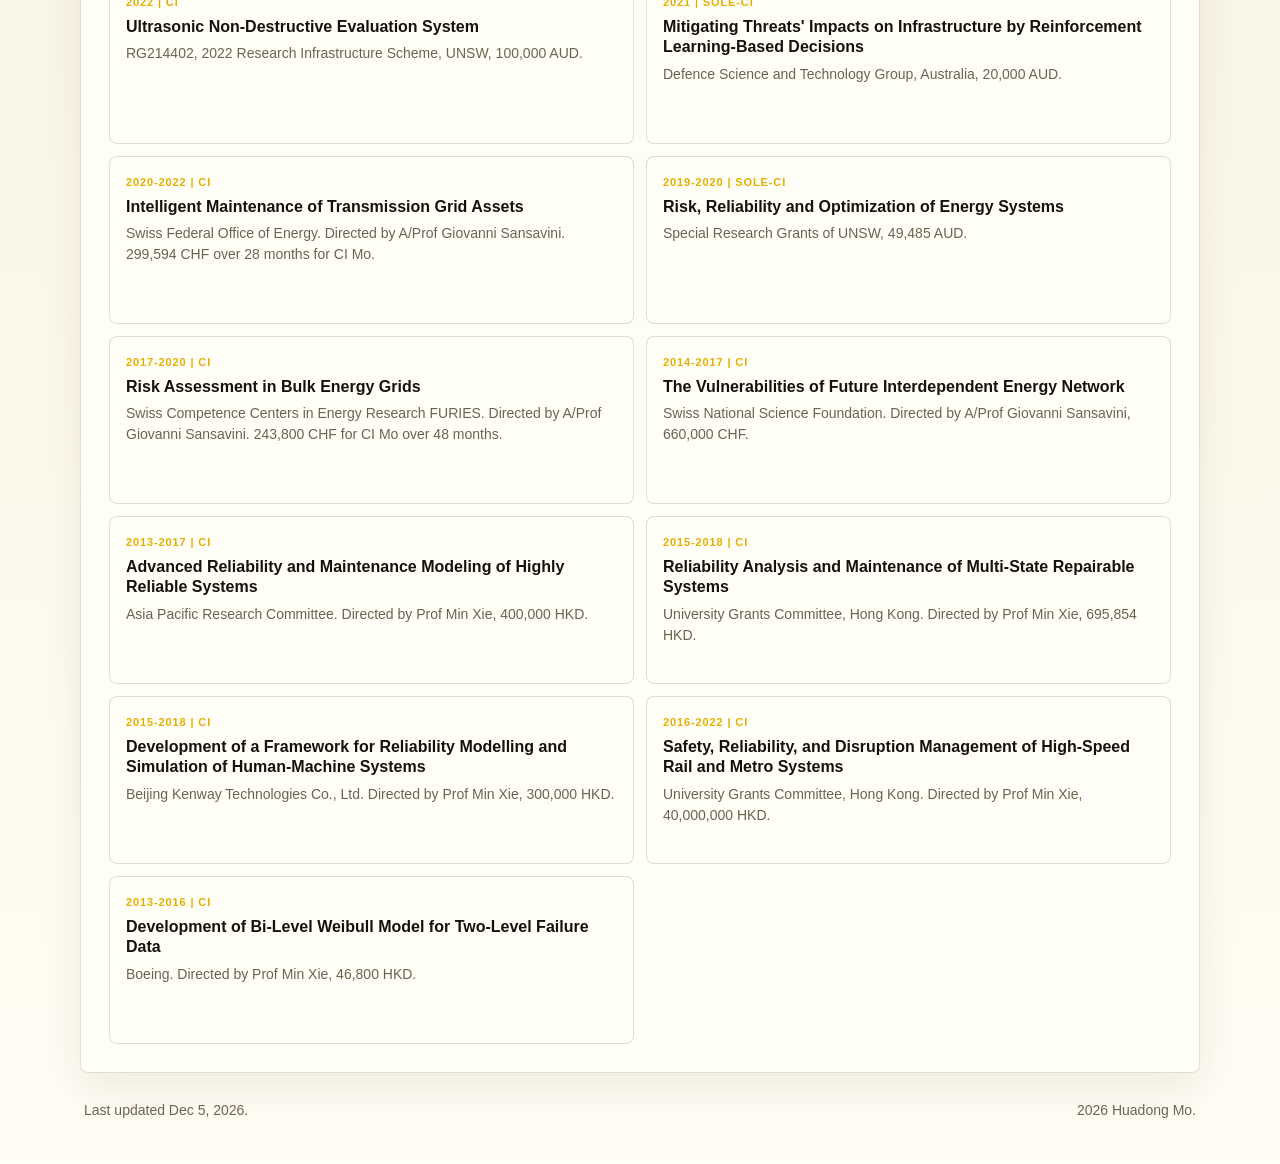
<file: grants.html>
<!DOCTYPE html>
<html lang="en">
  <head>
    <meta charset="UTF-8" />
    <meta name="viewport" content="width=device-width, initial-scale=1.0" />
    <title>Huadong Mo | Grants</title>
    <meta
      name="description"
      content="Selected grants and funded projects involving Huadong Mo across energy, batteries, resilience, infrastructure, and reliability engineering."
    />
    <link rel="icon" href="favicon.svg" type="image/svg+xml" />
    <link rel="stylesheet" href="styles.css" />
  </head>
  <body>
    <div class="page-shell">
      <header class="site-header">
        <a class="brand" href="index.html" aria-label="Huadong Mo home">
          <span class="brand-mark">HM</span>
          <span>Huadong Mo</span>
        </a>
        <nav class="site-nav" aria-label="Primary">
          <a href="index.html">Home</a>
          <a href="cv.html">CV</a>
          <a href="projects.html">Projects</a>
          <a href="grants.html" aria-current="page">Grants</a>
          <a href="publications.html">Publication</a>
          <a href="education.html">Education</a>
          <a href="engagement.html">Engagement</a>
          <a href="contact.html">Contact</a>
        </nav>
      </header>

      <main>
        <section class="page-header">
          <p class="meta">Grants</p>
          <h1>Funded research portfolio</h1>
          <p>
            Grants and funded projects spanning clean energy, batteries,
            cyber-physical resilience, infrastructure systems, and reliability
            engineering.
          </p>
          <div class="page-actions">
            <a
              class="solid-link"
              href="https://www.unsw.edu.au/staff/huadong-mo"
              target="_blank"
              rel="noreferrer"
            >UNSW Profile</a>
          </div>
        </section>

        <section class="section-block grant-overview">
          <div class="grant-stat">
            <strong>34</strong>
            <span>listed funded projects and fellowships</span>
          </div>
          <div class="grant-stat">
            <strong>Lead-CI</strong>
            <span>clean energy, batteries, VPPs, and resilience programs</span>
          </div>
          <div class="grant-stat">
            <strong>ARC / TRaCE</strong>
            <span>major Australian research and translation pathways</span>
          </div>
        </section>

        <section class="section-block">
          <div class="section-heading-row">
            <div>
              <p class="section-kicker">Current and Upcoming</p>
              <h2>Major energy, battery, and VPP programs</h2>
            </div>
          </div>
          <div class="grant-list">
            <article class="grant-card">
              <span>2026-2027 | Lead-CI</span>
              <h3>Trustworthy, Energy-Aware Computing Load Balancing for a Distributed Residential GPU Network</h3>
              <p>Spinout project. Stage 1: TRaCE Lab to Market fund, Australia, 2,600,000 AUD, confirmed. Stage 2: Energy Innovation Fund, 5,000,000 AUD, confirmed. Stage 3: ARENA, 12,000,000 AUD, EOI accepted.</p>
            </article>
            <article class="grant-card">
              <span>2026-2027 | Second-CI</span>
              <h3>Scalable Statistical Integrated Technologies for the Second-Life Utilization of Lithium-Ion Batteries</h3>
              <p>TRaCE Lab to Market fund, Australia, 1,300,000 AUD.</p>
            </article>
            <article class="grant-card">
              <span>2026-2027 | Second-CI</span>
              <h3>Secure Federated Battery Management System for Distributed Energy Storage Assets</h3>
              <p>TRaCE Lab to Market fund, Australia, 1,300,000 AUD.</p>
            </article>
            <article class="grant-card">
              <span>2027-2029 | Second-CI</span>
              <h3>Intelligent and Reliable Monitoring and Prediction of Battery Health State</h3>
              <p>ARC Linkage Project LP250200747, 904,674 AUD.</p>
            </article>
            <article class="grant-card">
              <span>2026 | CI</span>
              <h3>AI-Enabled Smart Energy Hub for Virtual Power Plant Deployment in Residential and Commercial Solar Networks</h3>
              <p>TRaCE Lab to Market fund, Australia, 1,300,000 AUD.</p>
            </article>
            <article class="grant-card">
              <span>2026 | Lead-CI</span>
              <h3>AI-Enabled Resilient Energy Hub: Transforming a Bowral Hotel into a Net-Zero, Community-Sharing Virtual Power Plant</h3>
              <p>TRaCE Lab to Market fund, Australia, 4,062,500 AUD.</p>
            </article>
            <article class="grant-card">
              <span>2025-2026 | Lead-CI</span>
              <h3>Revolutionary AI-Enabled Modular Power Portal System for Urban Clean Energy Distribution</h3>
              <p>TRaCE Lab to Market fund, Australia, 4,191,250 AUD.</p>
            </article>
            <article class="grant-card">
              <span>2025-2026 | CI</span>
              <h3>Health Status Estimation and Resilient Closed-Loop Supply Chain for Retired Electric Vehicle Batteries</h3>
              <p>AEA Ignite round 1, Australia, 334,052 AUD.</p>
            </article>
            <article class="grant-card">
              <span>2025-2027 | Lead-CI</span>
              <h3>Online Health Monitoring and Anomaly Detection in Li-Ion Batteries via Trustworthy AI</h3>
              <p>Energy Innovation Fund, ACT Government, Australia, 1,223,891 AUD.</p>
            </article>
            <article class="grant-card">
              <span>2025-2027 | CI</span>
              <h3>Building Australia's Electric Vehicle Fast Charging Infrastructure</h3>
              <p>ARC Linkage Project LP210200473, Australia, 759,510 AUD.</p>
            </article>
            <article class="grant-card">
              <span>2025-2026 | CI-Manager</span>
              <h3>Delivering Net-Zero Energy Buildings: A Next-Generation Hybrid Energy System with Demand-Side Management</h3>
              <p>TRaCE Lab to Market fund, Australia, 2,493,712 AUD.</p>
            </article>
            <article class="grant-card">
              <span>2025-2027 | CI</span>
              <h3>Strengthening Health Resilience and Sustainable Marine Biodiversity in Indonesia</h3>
              <p>Developing innovative nanoliposome product from seagrapes for diabetes treatment. BRIN KONEKSI Joint Call Grants 2024, Australia-Indonesia, 458,650 AUD.</p>
            </article>
          </div>
        </section>

        <section class="section-block">
          <div class="section-heading-row">
            <div>
              <p class="section-kicker">Recent Australian Programs</p>
              <h2>Resilience, renewable integration, and research infrastructure</h2>
            </div>
          </div>
          <div class="grant-list">
            <article class="grant-card">
              <span>2024 | CI</span>
              <h3>State of the Art High-Speed Camera for Integrated Research Cluster on Advanced Resilience and Sustainable Energy Infrastructure</h3>
              <p>Research Infrastructure Scheme, UNSW, 298,184 AUD.</p>
            </article>
            <article class="grant-card">
              <span>2024 | Lead-CI</span>
              <h3>Robust PV-ESS-EV Operation Strategy for Net-Zero Emission via Stochastic Dynamic Programs</h3>
              <p>GRIP, Australia, 15,000 AUD.</p>
            </article>
            <article class="grant-card">
              <span>2024 | CI</span>
              <h3>Explainable Time Series Analysis and Optimal Decision-Making in Renewable Energy Integration</h3>
              <p>GRIP, Australia, 20,000 AUD.</p>
            </article>
            <article class="grant-card">
              <span>2024-2027 | Lead-CI</span>
              <h3>Building Resilience to Cyber-Physical Power Systems Under Climate-Related Disasters</h3>
              <p>ARC Research Hub for Resilient and Intelligent Infrastructure Systems, Australia, 450,000 AUD.</p>
            </article>
            <article class="grant-card">
              <span>2024-2025 | Lead-CI</span>
              <h3>Understanding Energy: Building an AI Platform to Help Buildings Thrive in a Rapidly Evolving Energy Sector</h3>
              <p>ARC Research Hub for Integrated Energy Storage Solutions, Australia, 250,000 AUD.</p>
            </article>
            <article class="grant-card">
              <span>2023 | CI</span>
              <h3>A Novel Deep Learning-Based Algorithm for Online Classification, Identification, and Prediction of Cascading Cyber-Physical Failure in Smart Grids</h3>
              <p>GRIP, Australia, 19,142 AUD.</p>
            </article>
            <article class="grant-card">
              <span>2023 | CI</span>
              <h3>Building Resilience to Power and Energy Systems Under Cyber-Related Disasters</h3>
              <p>GRIP, Australia, 19,173 AUD.</p>
            </article>
            <article class="grant-card">
              <span>2023 | Lead-CI</span>
              <h3>Building Resilience to Cyber-Physical Energy Systems Under Climate-Related Disasters</h3>
              <p>GRIP, Australia, 19,955 AUD.</p>
            </article>
            <article class="grant-card">
              <span>2023 | Lead-CI</span>
              <h3>Electric Vehicle and Photovoltaic Hosting Capacity Using Machine Learning</h3>
              <p>GRIP, Australia, 19,115 AUD.</p>
            </article>
            <article class="grant-card">
              <span>2023 | CI</span>
              <h3>Enhancing Solar Panel Reliability: Data-Driven Maintenance, Smart Strategies, and User Acceptance</h3>
              <p>GRIP, Australia, 20,000 AUD.</p>
            </article>
            <article class="grant-card">
              <span>2023 | Fellowship</span>
              <h3>Visiting Research Fellowship</h3>
              <p>Pre-award of Jean d'Alembert Pour Fellowship, France, 122,263 AUD. One of five awardees.</p>
            </article>
          </div>
        </section>

        <section class="section-block">
          <div class="section-heading-row">
            <div>
              <p class="section-kicker">Earlier and International Projects</p>
              <h2>Reliability, infrastructure, and energy systems foundations</h2>
            </div>
          </div>
          <div class="grant-list">
            <article class="grant-card">
              <span>2022 | CI</span>
              <h3>Ultrasonic Non-Destructive Evaluation System</h3>
              <p>RG214402, 2022 Research Infrastructure Scheme, UNSW, 100,000 AUD.</p>
            </article>
            <article class="grant-card">
              <span>2021 | Sole-CI</span>
              <h3>Mitigating Threats' Impacts on Infrastructure by Reinforcement Learning-Based Decisions</h3>
              <p>Defence Science and Technology Group, Australia, 20,000 AUD.</p>
            </article>
            <article class="grant-card">
              <span>2020-2022 | CI</span>
              <h3>Intelligent Maintenance of Transmission Grid Assets</h3>
              <p>Swiss Federal Office of Energy. Directed by A/Prof Giovanni Sansavini. 299,594 CHF over 28 months for CI Mo.</p>
            </article>
            <article class="grant-card">
              <span>2019-2020 | Sole-CI</span>
              <h3>Risk, Reliability and Optimization of Energy Systems</h3>
              <p>Special Research Grants of UNSW, 49,485 AUD.</p>
            </article>
            <article class="grant-card">
              <span>2017-2020 | CI</span>
              <h3>Risk Assessment in Bulk Energy Grids</h3>
              <p>Swiss Competence Centers in Energy Research FURIES. Directed by A/Prof Giovanni Sansavini. 243,800 CHF for CI Mo over 48 months.</p>
            </article>
            <article class="grant-card">
              <span>2014-2017 | CI</span>
              <h3>The Vulnerabilities of Future Interdependent Energy Network</h3>
              <p>Swiss National Science Foundation. Directed by A/Prof Giovanni Sansavini, 660,000 CHF.</p>
            </article>
            <article class="grant-card">
              <span>2013-2017 | CI</span>
              <h3>Advanced Reliability and Maintenance Modeling of Highly Reliable Systems</h3>
              <p>Asia Pacific Research Committee. Directed by Prof Min Xie, 400,000 HKD.</p>
            </article>
            <article class="grant-card">
              <span>2015-2018 | CI</span>
              <h3>Reliability Analysis and Maintenance of Multi-State Repairable Systems</h3>
              <p>University Grants Committee, Hong Kong. Directed by Prof Min Xie, 695,854 HKD.</p>
            </article>
            <article class="grant-card">
              <span>2015-2018 | CI</span>
              <h3>Development of a Framework for Reliability Modelling and Simulation of Human-Machine Systems</h3>
              <p>Beijing Kenway Technologies Co., Ltd. Directed by Prof Min Xie, 300,000 HKD.</p>
            </article>
            <article class="grant-card">
              <span>2016-2022 | CI</span>
              <h3>Safety, Reliability, and Disruption Management of High-Speed Rail and Metro Systems</h3>
              <p>University Grants Committee, Hong Kong. Directed by Prof Min Xie, 40,000,000 HKD.</p>
            </article>
            <article class="grant-card">
              <span>2013-2016 | CI</span>
              <h3>Development of Bi-Level Weibull Model for Two-Level Failure Data</h3>
              <p>Boeing. Directed by Prof Min Xie, 46,800 HKD.</p>
            </article>
          </div>
        </section>
      </main>

      <footer class="site-footer">
        <p>Last updated <span id="last-updated">recently</span>.</p>
        <p><span id="current-year"></span> Huadong Mo.</p>
      </footer>
    </div>

    <script src="script.js"></script>
  </body>
</html>
</file>
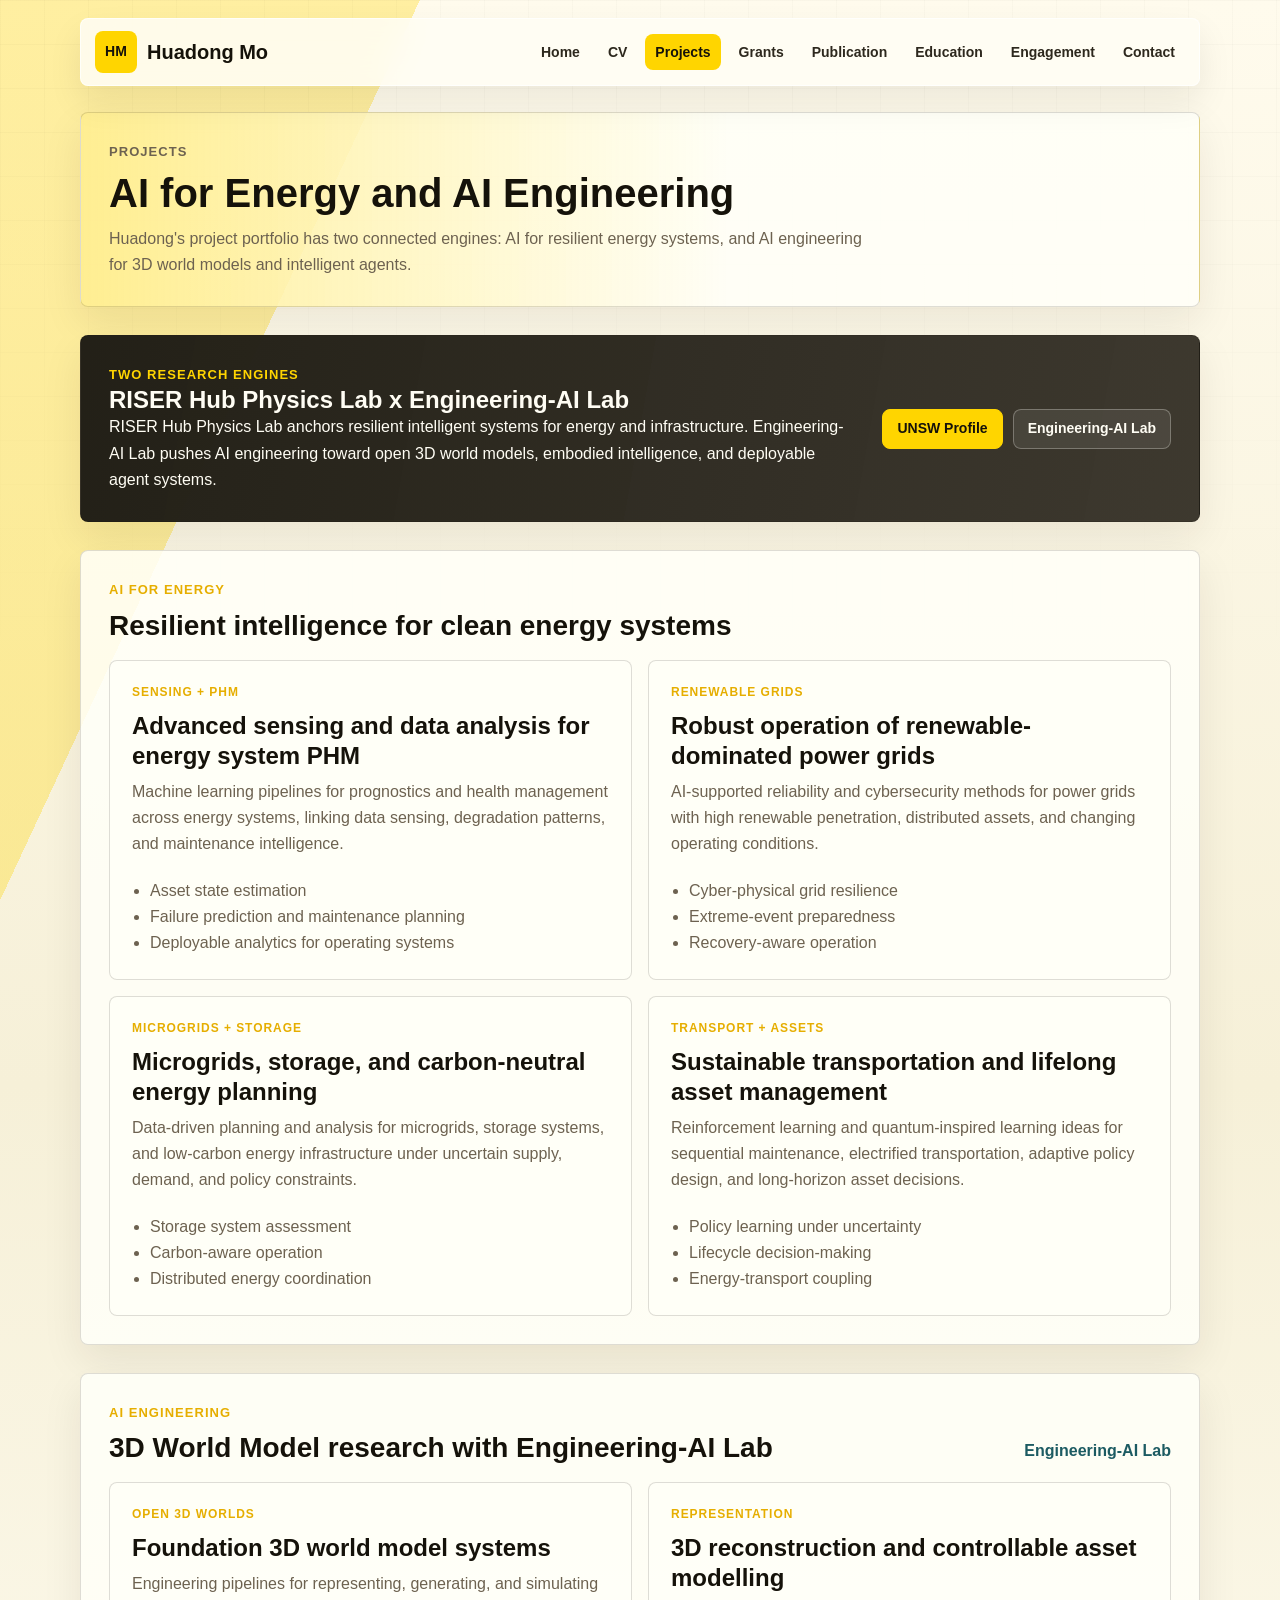
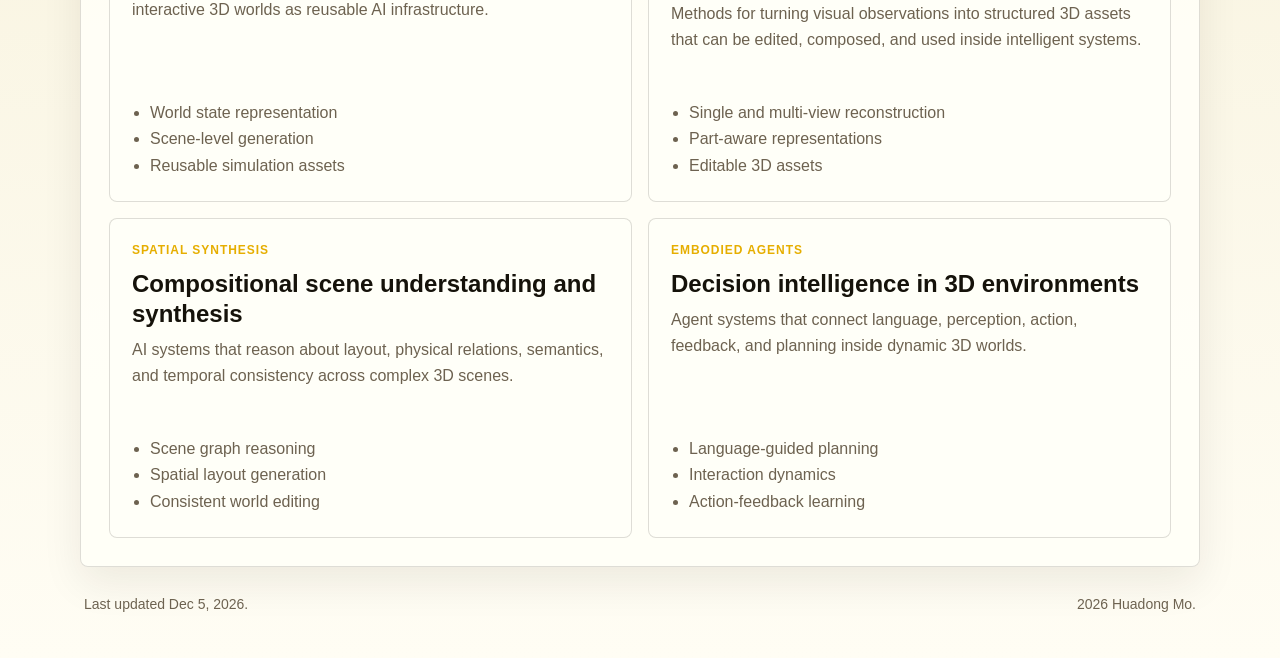
<file: projects.html>
<!DOCTYPE html>
<html lang="en">
  <head>
    <meta charset="UTF-8" />
    <meta name="viewport" content="width=device-width, initial-scale=1.0" />
    <title>Huadong Mo | Projects</title>
    <meta
      name="description"
      content="Research projects and directions led by Huadong Mo at UNSW Canberra."
    />
    <link rel="icon" href="favicon.svg" type="image/svg+xml" />
    <link rel="stylesheet" href="styles.css" />
  </head>
  <body>
    <div class="page-shell">
      <header class="site-header">
        <a class="brand" href="index.html" aria-label="Huadong Mo home">
          <span class="brand-mark">HM</span>
          <span>Huadong Mo</span>
        </a>
        <nav class="site-nav" aria-label="Primary">
          <a href="index.html">Home</a>
          <a href="cv.html">CV</a>
          <a href="projects.html" aria-current="page">Projects</a>
          <a href="grants.html">Grants</a>
          <a href="publications.html">Publication</a>
          <a href="education.html">Education</a>
          <a href="engagement.html">Engagement</a>
          <a href="contact.html">Contact</a>
        </nav>
      </header>

      <main>
        <section class="page-header">
          <p class="meta">Projects</p>
          <h1>AI for Energy and AI Engineering</h1>
          <p>
            Huadong's project portfolio has two connected engines: AI for
            resilient energy systems, and AI engineering for 3D world models
            and intelligent agents.
          </p>
        </section>

        <section class="project-feature">
          <div>
            <p class="section-kicker">Two Research Engines</p>
            <h2>RISER Hub Physics Lab x Engineering-AI Lab</h2>
            <p>
              RISER Hub Physics Lab anchors resilient intelligent systems for
              energy and infrastructure. Engineering-AI Lab pushes AI
              engineering toward open 3D world models, embodied intelligence,
              and deployable agent systems.
            </p>
          </div>
          <div class="project-feature-actions">
            <a
              class="solid-link"
              href="https://www.unsw.edu.au/staff/huadong-mo"
              target="_blank"
              rel="noreferrer"
            >UNSW Profile</a>
            <a
              class="ghost-link dark-ghost-link"
              href="https://engineeringai-lab.github.io"
              target="_blank"
              rel="noreferrer"
            >Engineering-AI Lab</a>
          </div>
        </section>

        <section class="section-block">
          <div class="section-heading-row">
            <div>
              <p class="section-kicker">AI for Energy</p>
              <h2>Resilient intelligence for clean energy systems</h2>
            </div>
          </div>
          <div class="project-grid">
            <article class="project-card">
              <span class="project-tag">Sensing + PHM</span>
              <h2>Advanced sensing and data analysis for energy system PHM</h2>
              <p>
                Machine learning pipelines for prognostics and health
                management across energy systems, linking data sensing,
                degradation patterns, and maintenance intelligence.
              </p>
              <ul>
                <li>Asset state estimation</li>
                <li>Failure prediction and maintenance planning</li>
                <li>Deployable analytics for operating systems</li>
              </ul>
            </article>
            <article class="project-card">
              <span class="project-tag">Renewable Grids</span>
              <h2>Robust operation of renewable-dominated power grids</h2>
              <p>
                AI-supported reliability and cybersecurity methods for power
                grids with high renewable penetration, distributed assets, and
                changing operating conditions.
              </p>
              <ul>
                <li>Cyber-physical grid resilience</li>
                <li>Extreme-event preparedness</li>
                <li>Recovery-aware operation</li>
              </ul>
            </article>
            <article class="project-card">
              <span class="project-tag">Microgrids + Storage</span>
              <h2>Microgrids, storage, and carbon-neutral energy planning</h2>
              <p>
                Data-driven planning and analysis for microgrids, storage
                systems, and low-carbon energy infrastructure under uncertain
                supply, demand, and policy constraints.
              </p>
              <ul>
                <li>Storage system assessment</li>
                <li>Carbon-aware operation</li>
                <li>Distributed energy coordination</li>
              </ul>
            </article>
            <article class="project-card">
              <span class="project-tag">Transport + Assets</span>
              <h2>Sustainable transportation and lifelong asset management</h2>
              <p>
                Reinforcement learning and quantum-inspired learning ideas for
                sequential maintenance, electrified transportation, adaptive
                policy design, and long-horizon asset decisions.
              </p>
              <ul>
                <li>Policy learning under uncertainty</li>
                <li>Lifecycle decision-making</li>
                <li>Energy-transport coupling</li>
              </ul>
            </article>
          </div>
        </section>

        <section class="section-block">
          <div class="section-heading-row">
            <div>
              <p class="section-kicker">AI Engineering</p>
              <h2>3D World Model research with Engineering-AI Lab</h2>
            </div>
            <a
              class="text-link"
              href="https://engineeringai-lab.github.io"
              target="_blank"
              rel="noreferrer"
            >Engineering-AI Lab</a>
          </div>
          <div class="project-grid">
            <article class="project-card">
              <span class="project-tag">Open 3D Worlds</span>
              <h2>Foundation 3D world model systems</h2>
              <p>
                Engineering pipelines for representing, generating, and
                simulating interactive 3D worlds as reusable AI infrastructure.
              </p>
              <ul>
                <li>World state representation</li>
                <li>Scene-level generation</li>
                <li>Reusable simulation assets</li>
              </ul>
            </article>
            <article class="project-card">
              <span class="project-tag">Representation</span>
              <h2>3D reconstruction and controllable asset modelling</h2>
              <p>
                Methods for turning visual observations into structured 3D
                assets that can be edited, composed, and used inside intelligent
                systems.
              </p>
              <ul>
                <li>Single and multi-view reconstruction</li>
                <li>Part-aware representations</li>
                <li>Editable 3D assets</li>
              </ul>
            </article>
            <article class="project-card">
              <span class="project-tag">Spatial Synthesis</span>
              <h2>Compositional scene understanding and synthesis</h2>
              <p>
                AI systems that reason about layout, physical relations,
                semantics, and temporal consistency across complex 3D scenes.
              </p>
              <ul>
                <li>Scene graph reasoning</li>
                <li>Spatial layout generation</li>
                <li>Consistent world editing</li>
              </ul>
            </article>
            <article class="project-card">
              <span class="project-tag">Embodied Agents</span>
              <h2>Decision intelligence in 3D environments</h2>
              <p>
                Agent systems that connect language, perception, action,
                feedback, and planning inside dynamic 3D worlds.
              </p>
              <ul>
                <li>Language-guided planning</li>
                <li>Interaction dynamics</li>
                <li>Action-feedback learning</li>
              </ul>
            </article>
          </div>
        </section>
      </main>

      <footer class="site-footer">
        <p>Last updated <span id="last-updated">recently</span>.</p>
        <p><span id="current-year"></span> Huadong Mo.</p>
      </footer>
    </div>

    <script src="script.js"></script>
  </body>
</html>
</file>
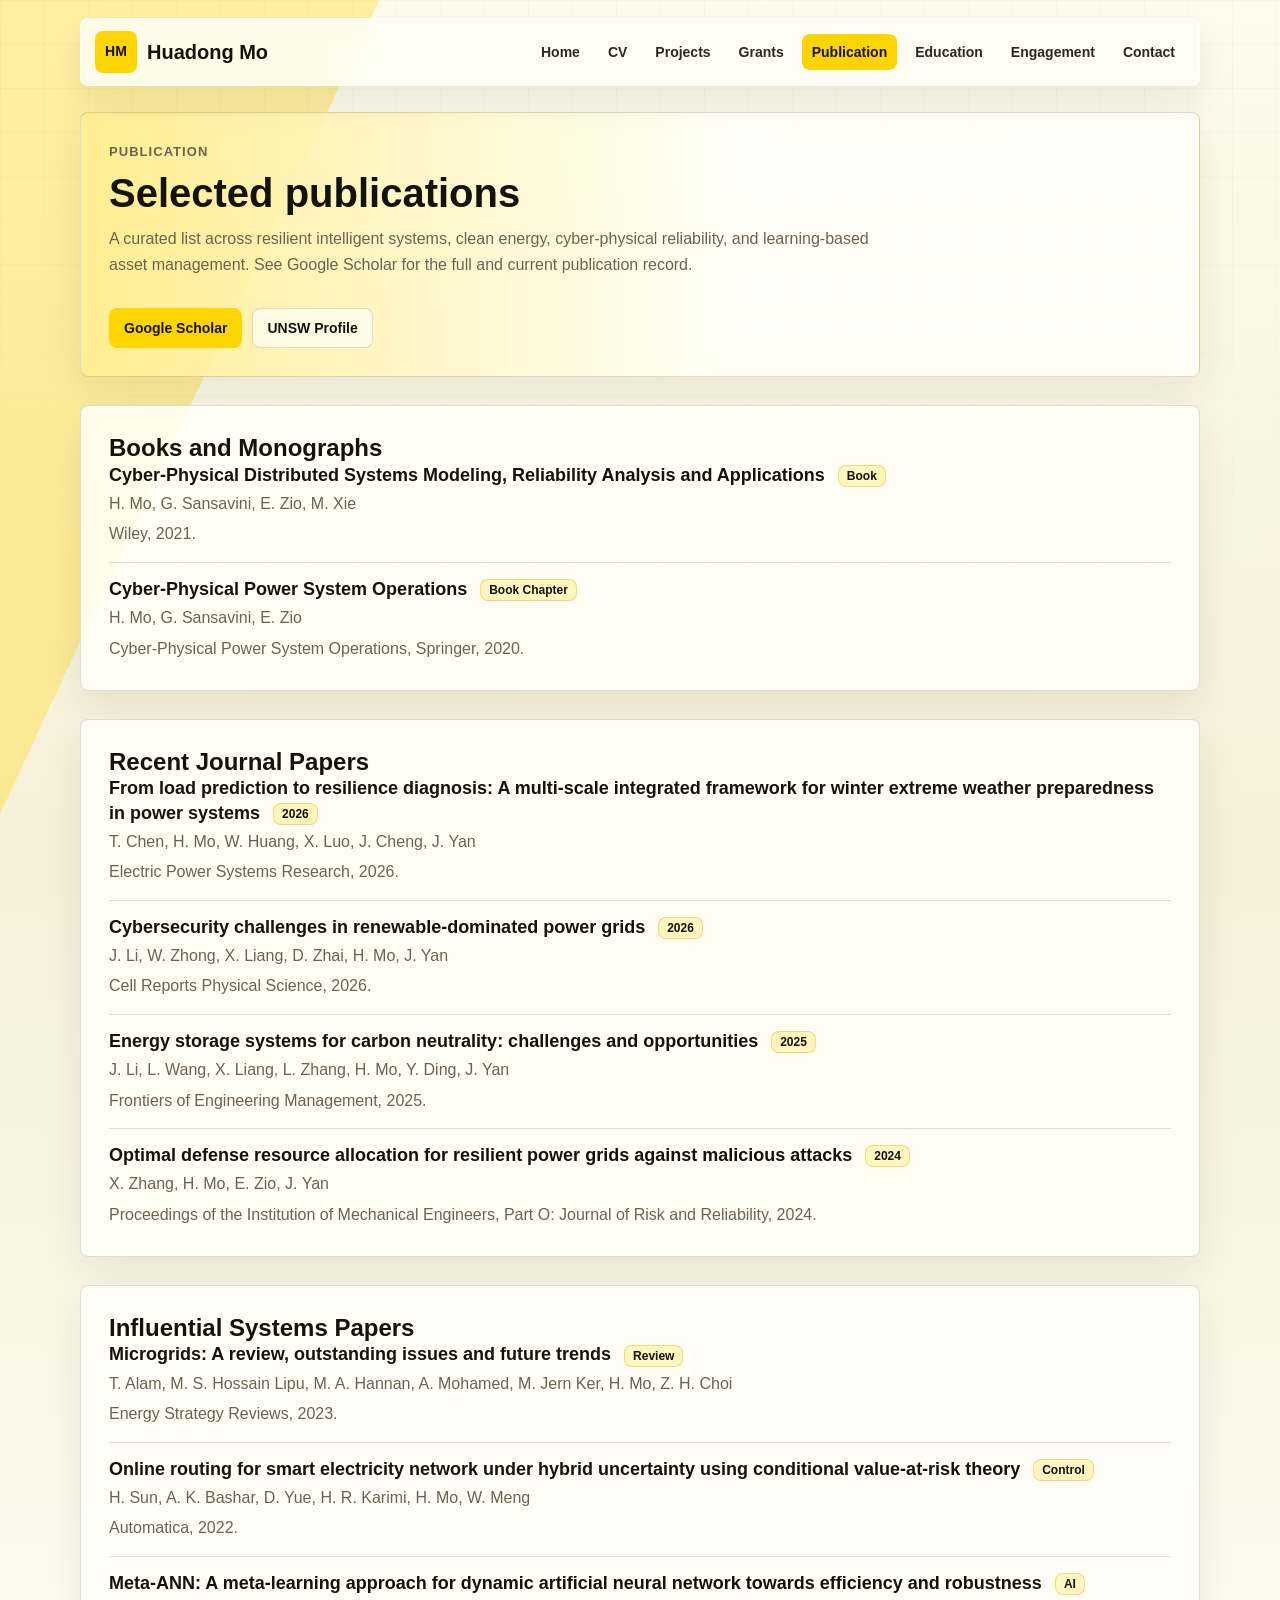
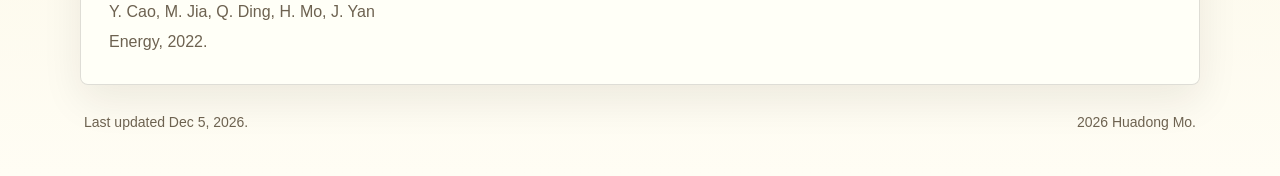
<file: publications.html>
<!DOCTYPE html>
<html lang="en">
  <head>
    <meta charset="UTF-8" />
    <meta name="viewport" content="width=device-width, initial-scale=1.0" />
    <title>Huadong Mo | Publication</title>
    <meta
      name="description"
      content="Selected publications by Huadong Mo in AI, resilience, energy systems, and reliability engineering."
    />
    <link rel="icon" href="favicon.svg" type="image/svg+xml" />
    <link rel="stylesheet" href="styles.css" />
  </head>
  <body>
    <div class="page-shell">
      <header class="site-header">
        <a class="brand" href="index.html" aria-label="Huadong Mo home">
          <span class="brand-mark">HM</span>
          <span>Huadong Mo</span>
        </a>
        <nav class="site-nav" aria-label="Primary">
          <a href="index.html">Home</a>
          <a href="cv.html">CV</a>
          <a href="projects.html">Projects</a>
          <a href="grants.html">Grants</a>
          <a href="publications.html" aria-current="page">Publication</a>
          <a href="education.html">Education</a>
          <a href="engagement.html">Engagement</a>
          <a href="contact.html">Contact</a>
        </nav>
      </header>

      <main>
        <section class="page-header">
          <p class="meta">Publication</p>
          <h1>Selected publications</h1>
          <p>
            A curated list across resilient intelligent systems, clean energy,
            cyber-physical reliability, and learning-based asset management.
            See Google Scholar for the full and current publication record.
          </p>
          <div class="page-actions">
            <a
              class="solid-link"
              href="https://scholar.google.com/citations?user=-s1nb1wAAAAJ&amp;hl=en"
              target="_blank"
              rel="noreferrer"
            >Google Scholar</a>
            <a
              class="ghost-link"
              href="https://www.unsw.edu.au/staff/huadong-mo"
              target="_blank"
              rel="noreferrer"
            >UNSW Profile</a>
          </div>
        </section>

        <section class="section-block">
          <h2>Books and Monographs</h2>
          <ul class="publication-list">
            <li>
              <div class="publication-title">
                Cyber-Physical Distributed Systems Modeling, Reliability
                Analysis and Applications
                <span class="publication-type">Book</span>
              </div>
              <div class="publication-authors">
                H. Mo, G. Sansavini, E. Zio, M. Xie
              </div>
              <div class="publication-venue">Wiley, 2021.</div>
            </li>
            <li>
              <div class="publication-title">
                Cyber-Physical Power System Operations
                <span class="publication-type">Book Chapter</span>
              </div>
              <div class="publication-authors">H. Mo, G. Sansavini, E. Zio</div>
              <div class="publication-venue">
                Cyber-Physical Power System Operations, Springer, 2020.
              </div>
            </li>
          </ul>
        </section>

        <section class="section-block">
          <h2>Recent Journal Papers</h2>
          <ul class="publication-list">
            <li>
              <div class="publication-title">
                From load prediction to resilience diagnosis: A multi-scale
                integrated framework for winter extreme weather preparedness in
                power systems
                <span class="publication-type">2026</span>
              </div>
              <div class="publication-authors">
                T. Chen, H. Mo, W. Huang, X. Luo, J. Cheng, J. Yan
              </div>
              <div class="publication-venue">
                Electric Power Systems Research, 2026.
              </div>
            </li>
            <li>
              <div class="publication-title">
                Cybersecurity challenges in renewable-dominated power grids
                <span class="publication-type">2026</span>
              </div>
              <div class="publication-authors">
                J. Li, W. Zhong, X. Liang, D. Zhai, H. Mo, J. Yan
              </div>
              <div class="publication-venue">
                Cell Reports Physical Science, 2026.
              </div>
            </li>
            <li>
              <div class="publication-title">
                Energy storage systems for carbon neutrality: challenges and
                opportunities
                <span class="publication-type">2025</span>
              </div>
              <div class="publication-authors">
                J. Li, L. Wang, X. Liang, L. Zhang, H. Mo, Y. Ding, J. Yan
              </div>
              <div class="publication-venue">
                Frontiers of Engineering Management, 2025.
              </div>
            </li>
            <li>
              <div class="publication-title">
                Optimal defense resource allocation for resilient power grids
                against malicious attacks
                <span class="publication-type">2024</span>
              </div>
              <div class="publication-authors">X. Zhang, H. Mo, E. Zio, J. Yan</div>
              <div class="publication-venue">
                Proceedings of the Institution of Mechanical Engineers, Part O:
                Journal of Risk and Reliability, 2024.
              </div>
            </li>
          </ul>
        </section>

        <section class="section-block">
          <h2>Influential Systems Papers</h2>
          <ul class="publication-list">
            <li>
              <div class="publication-title">
                Microgrids: A review, outstanding issues and future trends
                <span class="publication-type">Review</span>
              </div>
              <div class="publication-authors">
                T. Alam, M. S. Hossain Lipu, M. A. Hannan, A. Mohamed,
                M. Jern Ker, H. Mo, Z. H. Choi
              </div>
              <div class="publication-venue">Energy Strategy Reviews, 2023.</div>
            </li>
            <li>
              <div class="publication-title">
                Online routing for smart electricity network under hybrid
                uncertainty using conditional value-at-risk theory
                <span class="publication-type">Control</span>
              </div>
              <div class="publication-authors">
                H. Sun, A. K. Bashar, D. Yue, H. R. Karimi, H. Mo, W. Meng
              </div>
              <div class="publication-venue">Automatica, 2022.</div>
            </li>
            <li>
              <div class="publication-title">
                Meta-ANN: A meta-learning approach for dynamic artificial neural
                network towards efficiency and robustness
                <span class="publication-type">AI</span>
              </div>
              <div class="publication-authors">
                Y. Cao, M. Jia, Q. Ding, H. Mo, J. Yan
              </div>
              <div class="publication-venue">Energy, 2022.</div>
            </li>
          </ul>
        </section>
      </main>

      <footer class="site-footer">
        <p>Last updated <span id="last-updated">recently</span>.</p>
        <p><span id="current-year"></span> Huadong Mo.</p>
      </footer>
    </div>

    <script src="script.js"></script>
  </body>
</html>
</file>
<file: styles.css>
:root {
  --unsw-yellow: #ffd500;
  --yellow-deep: #e6ae00;
  --ink: #15120a;
  --ink-soft: #2d281d;
  --muted: #6d6250;
  --paper: #fffdf4;
  --surface: rgba(255, 255, 248, 0.86);
  --surface-strong: #fff9d9;
  --line: rgba(21, 18, 10, 0.14);
  --link: #0d5367;
  --cool: #1c5b62;
  --max-width: 1120px;
  --shadow: 0 24px 60px rgba(34, 28, 10, 0.12);
}

*,
*::before,
*::after {
  box-sizing: border-box;
}

html {
  scroll-behavior: smooth;
}

body {
  margin: 0;
  min-height: 100vh;
  color: var(--ink);
  font-family: Arial, Helvetica, sans-serif;
  font-size: 16px;
  line-height: 1.65;
  background:
    linear-gradient(115deg, rgba(255, 213, 0, 0.32) 0 18%, transparent 18% 100%),
    linear-gradient(180deg, #fffbed 0%, #f6f0d8 48%, #fffdf4 100%);
}

body::before {
  content: "";
  position: fixed;
  inset: 0;
  z-index: -1;
  pointer-events: none;
  background-image:
    linear-gradient(rgba(21, 18, 10, 0.045) 1px, transparent 1px),
    linear-gradient(90deg, rgba(21, 18, 10, 0.04) 1px, transparent 1px);
  background-size: 44px 44px;
  mask-image: linear-gradient(180deg, rgba(0, 0, 0, 0.52), transparent 78%);
}

a {
  color: var(--link);
  text-decoration: none;
}

a:hover,
a:focus-visible {
  text-decoration: underline;
}

img {
  display: block;
  max-width: 100%;
}

.page-shell {
  width: min(calc(100% - 32px), var(--max-width));
  margin: 0 auto;
  padding: 18px 0 42px;
}

.site-header {
  position: sticky;
  top: 12px;
  z-index: 10;
  display: flex;
  align-items: center;
  justify-content: space-between;
  gap: 20px;
  margin-bottom: 26px;
  padding: 12px 14px;
  border: 1px solid rgba(255, 255, 255, 0.72);
  border-radius: 8px;
  background: rgba(255, 253, 244, 0.88);
  box-shadow: 0 16px 34px rgba(24, 21, 12, 0.08);
  backdrop-filter: blur(16px);
}

.brand {
  display: inline-flex;
  align-items: center;
  gap: 10px;
  min-width: max-content;
  color: var(--ink);
  font-size: 20px;
  font-weight: 800;
  letter-spacing: 0;
}

.brand:hover,
.brand:focus-visible {
  text-decoration: none;
}

.brand-mark {
  display: inline-grid;
  width: 42px;
  height: 42px;
  place-items: center;
  border-radius: 8px;
  background: var(--unsw-yellow);
  color: var(--ink);
  font-size: 14px;
  font-weight: 900;
}

.site-nav {
  display: flex;
  flex-wrap: wrap;
  justify-content: flex-end;
  gap: 8px;
}

.site-nav a {
  display: inline-flex;
  align-items: center;
  min-height: 36px;
  padding: 0 10px;
  border-radius: 8px;
  color: var(--ink-soft);
  font-size: 14px;
  font-weight: 700;
  line-height: 1;
}

.site-nav a:hover,
.site-nav a:focus-visible,
.site-nav a[aria-current="page"] {
  background: var(--unsw-yellow);
  color: var(--ink);
  text-decoration: none;
}

main {
  display: grid;
  gap: 28px;
}

.hero-panel {
  display: grid;
  grid-template-columns: 330px minmax(0, 1fr);
  gap: 32px;
  align-items: stretch;
  min-height: 540px;
  padding: 28px;
  border-radius: 8px;
  background:
    linear-gradient(135deg, rgba(255, 213, 0, 0.98) 0 32%, transparent 32% 100%),
    linear-gradient(140deg, #16130b 0%, #2d281d 68%, #413817 100%);
  color: var(--paper);
  box-shadow: var(--shadow);
}

.hero-photo-wrap {
  display: grid;
  align-content: end;
  gap: 12px;
}

.hero-photo {
  width: 100%;
  aspect-ratio: 4 / 5;
  object-fit: cover;
  object-position: center 20%;
  border: 8px solid rgba(255, 255, 248, 0.94);
  border-radius: 8px;
  box-shadow: 0 18px 32px rgba(0, 0, 0, 0.26);
}

.photo-caption {
  display: inline-flex;
  width: fit-content;
  padding: 6px 10px;
  border-radius: 8px;
  background: rgba(255, 255, 248, 0.9);
  color: var(--ink);
  font-size: 13px;
  font-weight: 800;
}

.hero-copy {
  display: flex;
  flex-direction: column;
  justify-content: center;
  min-width: 0;
}

.meta,
.section-kicker {
  margin: 0 0 8px;
  color: var(--yellow-deep);
  font-size: 13px;
  font-weight: 900;
  letter-spacing: 0.08em;
  text-transform: uppercase;
}

.hero-copy .meta {
  align-self: flex-end;
  width: min(100%, 620px);
  color: var(--unsw-yellow);
  text-align: right;
}

.page-title {
  align-self: flex-end;
  width: min(100%, 620px);
  margin: 0 0 10px;
  color: var(--unsw-yellow);
  font-size: 48px;
  line-height: 1.05;
  letter-spacing: 0;
  text-align: right;
}

.subtitle {
  align-self: flex-end;
  display: grid;
  gap: 4px;
  width: min(100%, 620px);
  margin: 0 0 18px;
  color: rgba(255, 234, 116, 0.86);
  font-size: 17px;
}

.subtitle-row {
  display: grid;
  grid-template-columns: 118px minmax(0, 1fr);
  gap: 14px;
}

.subtitle-row span:first-child {
  color: var(--unsw-yellow);
  font-weight: 800;
}

.subtitle-row a {
  color: #fff7bd;
  font-weight: 800;
  text-decoration: underline;
  text-decoration-thickness: 2px;
  text-underline-offset: 4px;
}

.lede {
  margin: 0;
  max-width: 740px;
}

.lede-secondary {
  margin-top: 12px;
  color: rgba(255, 253, 244, 0.78);
}

.wide-lede {
  max-width: 900px;
  color: var(--ink-soft);
}

.icon-links,
.page-actions,
.contact-actions {
  display: flex;
  flex-wrap: wrap;
  gap: 10px;
  margin-top: 22px;
}

.icon-link,
.solid-link,
.ghost-link {
  display: inline-flex;
  align-items: center;
  justify-content: center;
  gap: 8px;
  min-height: 40px;
  padding: 0 14px;
  border-radius: 8px;
  font-size: 14px;
  font-weight: 800;
  transition: transform 0.18s ease, border-color 0.18s ease, background 0.18s ease;
}

.icon-link {
  border: 1px solid rgba(255, 255, 248, 0.28);
  background: rgba(255, 255, 248, 0.1);
  color: #fffdf4;
}

.icon-link:hover,
.icon-link:focus-visible {
  transform: translateY(-1px);
  border-color: var(--unsw-yellow);
  text-decoration: none;
}

.icon-link svg {
  width: 18px;
  height: 18px;
  fill: currentColor;
}

.solid-link {
  border: 1px solid var(--unsw-yellow);
  background: var(--unsw-yellow);
  color: var(--ink);
}

.ghost-link {
  border: 1px solid var(--line);
  background: rgba(255, 255, 248, 0.68);
  color: var(--ink);
}

.solid-link:hover,
.solid-link:focus-visible,
.ghost-link:hover,
.ghost-link:focus-visible {
  transform: translateY(-1px);
  text-decoration: none;
}

.signal-strip {
  display: grid;
  grid-template-columns: repeat(4, minmax(0, 1fr));
  gap: 10px;
}

.signal-strip div {
  min-height: 104px;
  padding: 18px;
  border: 1px solid var(--line);
  border-radius: 8px;
  background: var(--surface);
}

.signal-strip strong {
  display: block;
  color: var(--ink);
  font-size: 28px;
  line-height: 1.1;
}

.signal-strip span {
  display: block;
  margin-top: 6px;
  color: var(--muted);
  font-size: 14px;
  line-height: 1.4;
}

.section-block,
.page-header,
.project-feature,
.contact-band {
  border: 1px solid var(--line);
  border-radius: 8px;
  background: var(--surface);
  box-shadow: 0 16px 40px rgba(34, 28, 10, 0.08);
}

.section-block,
.page-header {
  padding: 28px;
}

.page-header {
  display: grid;
  gap: 8px;
  background:
    linear-gradient(90deg, rgba(255, 213, 0, 0.38), transparent 58%),
    var(--surface);
}

.page-header h1,
.section-block h2,
.project-feature h2,
.contact-band h2 {
  margin: 0;
  color: var(--ink);
  line-height: 1.18;
  letter-spacing: 0;
}

.page-header h1 {
  font-size: 40px;
}

.page-header p,
.project-feature p,
.contact-band p {
  margin: 0;
  max-width: 760px;
  color: var(--muted);
}

.section-heading-row {
  display: flex;
  align-items: end;
  justify-content: space-between;
  gap: 18px;
  margin-bottom: 18px;
}

.section-heading-row h2 {
  font-size: 28px;
}

.text-link {
  min-width: max-content;
  color: var(--cool);
  font-weight: 800;
}

.overview-grid,
.cv-grid,
.teaching-grid,
.engagement-grid,
.contact-grid {
  display: grid;
  grid-template-columns: repeat(2, minmax(0, 1fr));
  gap: 14px;
}

.overview-card,
.cv-card,
.teaching-card,
.engagement-card,
.contact-card,
.project-card,
.grant-card,
.grant-stat {
  border: 1px solid var(--line);
  border-radius: 8px;
  background: rgba(255, 255, 248, 0.78);
}

.overview-card {
  display: grid;
  grid-template-columns: 54px minmax(0, 1fr);
  gap: 16px;
  min-height: 170px;
  padding: 22px;
}

.overview-icon {
  width: 34px;
  height: 34px;
  margin-top: 4px;
  color: var(--yellow-deep);
  fill: currentColor;
}

.overview-card h3,
.cv-card h3,
.teaching-card h3,
.timeline-item h3 {
  margin: 0 0 6px;
  color: var(--ink);
  line-height: 1.28;
}

.overview-card p,
.cv-card p,
.teaching-card p,
.engagement-card p,
.contact-card p,
.project-card p,
.grant-card p,
.timeline-item p {
  margin: 0;
  color: var(--muted);
}

.timeline-list,
.simple-list,
.publication-list {
  margin: 0;
  padding: 0;
  list-style: none;
}

.timeline-list {
  display: grid;
  gap: 12px;
}

.timeline-list li {
  display: grid;
  grid-template-columns: 88px minmax(0, 1fr);
  gap: 14px;
  align-items: start;
  padding: 14px 0;
  border-top: 1px solid var(--line);
}

.timeline-list li:first-child {
  border-top: 0;
  padding-top: 0;
}

.timeline-date {
  color: var(--ink);
  font-weight: 900;
}

.timeline-text {
  min-width: 0;
  color: var(--muted);
}

.compact-list li + li,
.publication-list li + li {
  margin-top: 14px;
  padding-top: 14px;
  border-top: 1px solid var(--line);
}

.publication-title {
  color: var(--ink);
  font-size: 18px;
  font-weight: 800;
  line-height: 1.35;
}

.publication-authors,
.publication-venue {
  margin-top: 4px;
  color: var(--muted);
}

.publication-type {
  display: inline-flex;
  margin-left: 8px;
  padding: 2px 8px;
  border: 1px solid rgba(230, 174, 0, 0.4);
  border-radius: 8px;
  background: rgba(255, 213, 0, 0.22);
  color: var(--ink);
  font-size: 12px;
  font-weight: 900;
  vertical-align: middle;
}

.cv-card,
.teaching-card,
.engagement-card,
.contact-card {
  padding: 20px;
}

.cv-card span,
.engagement-card span,
.contact-card span,
.project-tag {
  display: inline-block;
  margin-bottom: 8px;
  color: var(--yellow-deep);
  font-size: 12px;
  font-weight: 900;
  letter-spacing: 0.08em;
  text-transform: uppercase;
}

.table-wrap {
  width: 100%;
  overflow-x: auto;
}

.profile-table {
  width: 100%;
  min-width: 720px;
  border-collapse: collapse;
  table-layout: fixed;
}

.profile-table th,
.profile-table td {
  padding: 14px 12px;
  border-bottom: 1px solid var(--line);
  text-align: left;
  vertical-align: top;
}

.profile-table th {
  color: var(--ink);
  font-size: 12px;
  font-weight: 900;
  letter-spacing: 0.08em;
  text-transform: uppercase;
}

.profile-table td {
  color: var(--muted);
}

.timeline-panel {
  display: grid;
  gap: 12px;
}

.timeline-item {
  display: grid;
  grid-template-columns: 110px minmax(0, 1fr);
  gap: 16px;
  padding: 18px;
  border: 1px solid var(--line);
  border-radius: 8px;
  background: rgba(255, 255, 248, 0.78);
}

.timeline-item > span {
  color: var(--ink);
  font-size: 22px;
  font-weight: 900;
}

.two-column-list {
  columns: 2;
  column-gap: 28px;
}

.simple-list li {
  break-inside: avoid;
  margin-bottom: 10px;
  padding-left: 18px;
  color: var(--muted);
  position: relative;
}

.simple-list li::before {
  content: "";
  position: absolute;
  left: 0;
  top: 0.72em;
  width: 7px;
  height: 7px;
  border-radius: 8px;
  background: var(--unsw-yellow);
}

.project-feature {
  display: flex;
  align-items: center;
  justify-content: space-between;
  gap: 24px;
  padding: 28px;
  background:
    linear-gradient(100deg, rgba(21, 18, 10, 0.94), rgba(45, 40, 29, 0.92)),
    var(--surface);
}

.project-feature h2,
.project-feature p {
  color: var(--paper);
}

.project-feature .section-kicker {
  color: var(--unsw-yellow);
}

.project-feature-actions {
  display: flex;
  flex-wrap: wrap;
  gap: 10px;
  min-width: max-content;
}

.dark-ghost-link {
  border-color: rgba(255, 255, 248, 0.28);
  background: rgba(255, 255, 248, 0.08);
  color: var(--paper);
}

.project-grid {
  display: grid;
  grid-template-columns: repeat(2, minmax(0, 1fr));
  gap: 16px;
}

.project-card {
  display: flex;
  flex-direction: column;
  min-height: 320px;
  padding: 22px;
}

.project-card h2,
.engagement-card h2,
.contact-card h2 {
  margin: 0 0 8px;
  color: var(--ink);
  line-height: 1.25;
}

.project-card ul {
  margin: auto 0 0;
  padding-left: 18px;
  color: var(--muted);
}

.contact-band {
  display: flex;
  align-items: center;
  justify-content: space-between;
  gap: 24px;
  padding: 28px;
  background:
    linear-gradient(90deg, rgba(255, 213, 0, 0.82), rgba(255, 249, 217, 0.92)),
    var(--surface-strong);
}

.grant-overview {
  display: grid;
  grid-template-columns: repeat(3, minmax(0, 1fr));
  gap: 12px;
}

.grant-stat {
  min-height: 96px;
  padding: 16px;
}

.grant-stat strong {
  display: block;
  color: var(--ink);
  font-size: 24px;
  line-height: 1.1;
}

.grant-stat span {
  display: block;
  margin-top: 6px;
  color: var(--muted);
  font-size: 14px;
  line-height: 1.4;
}

.grant-list {
  display: grid;
  grid-template-columns: repeat(2, minmax(0, 1fr));
  gap: 12px;
}

.grant-card {
  display: grid;
  align-content: start;
  gap: 6px;
  min-height: 168px;
  padding: 16px;
}

.grant-card span {
  color: var(--yellow-deep);
  font-size: 11px;
  font-weight: 900;
  letter-spacing: 0.08em;
  text-transform: uppercase;
}

.grant-card h3 {
  margin: 0;
  color: var(--ink);
  font-size: 16px;
  line-height: 1.28;
}

.grant-card p {
  font-size: 14px;
  line-height: 1.5;
}

.contact-grid {
  align-items: stretch;
}

.contact-header {
  min-height: 230px;
  align-content: center;
}

.site-footer {
  display: flex;
  justify-content: space-between;
  gap: 16px;
  padding: 26px 4px 0;
  color: var(--muted);
  font-size: 14px;
}

.site-footer p {
  margin: 0;
}

@media (max-width: 900px) {
  .site-header {
    position: static;
    align-items: flex-start;
    flex-direction: column;
  }

  .site-nav {
    justify-content: flex-start;
  }

  .hero-panel {
    grid-template-columns: 1fr;
    min-height: 0;
  }

  .hero-photo-wrap {
    max-width: 320px;
  }

  .signal-strip {
    grid-template-columns: repeat(2, minmax(0, 1fr));
  }

  .overview-grid,
  .cv-grid,
  .teaching-grid,
  .engagement-grid,
  .contact-grid,
  .project-grid {
    grid-template-columns: 1fr;
  }

  .project-feature,
  .project-feature-actions,
  .contact-band,
  .section-heading-row {
    align-items: flex-start;
    flex-direction: column;
  }

  .project-feature-actions {
    min-width: 0;
  }
}

@media (max-width: 760px) {
  .grant-overview,
  .grant-list {
    grid-template-columns: 1fr;
  }
}

@media (max-width: 620px) {
  .page-shell {
    width: min(calc(100% - 20px), var(--max-width));
    padding-top: 10px;
  }

  .site-header,
  .hero-panel,
  .section-block,
  .page-header,
  .project-feature,
  .contact-band {
    padding: 18px;
  }

  .brand {
    font-size: 18px;
  }

  .brand-mark {
    width: 38px;
    height: 38px;
  }

  .site-nav a {
    min-height: 34px;
    padding: 0 8px;
    font-size: 13px;
  }

  .page-title,
  .page-header h1 {
    font-size: 34px;
  }

  .subtitle-row,
  .timeline-list li,
  .timeline-item {
    grid-template-columns: 1fr;
    gap: 6px;
  }

  .signal-strip {
    grid-template-columns: 1fr;
  }

  .overview-card {
    grid-template-columns: 1fr;
  }

  .two-column-list {
    columns: 1;
  }

  .site-footer {
    display: grid;
  }
}
</file>
